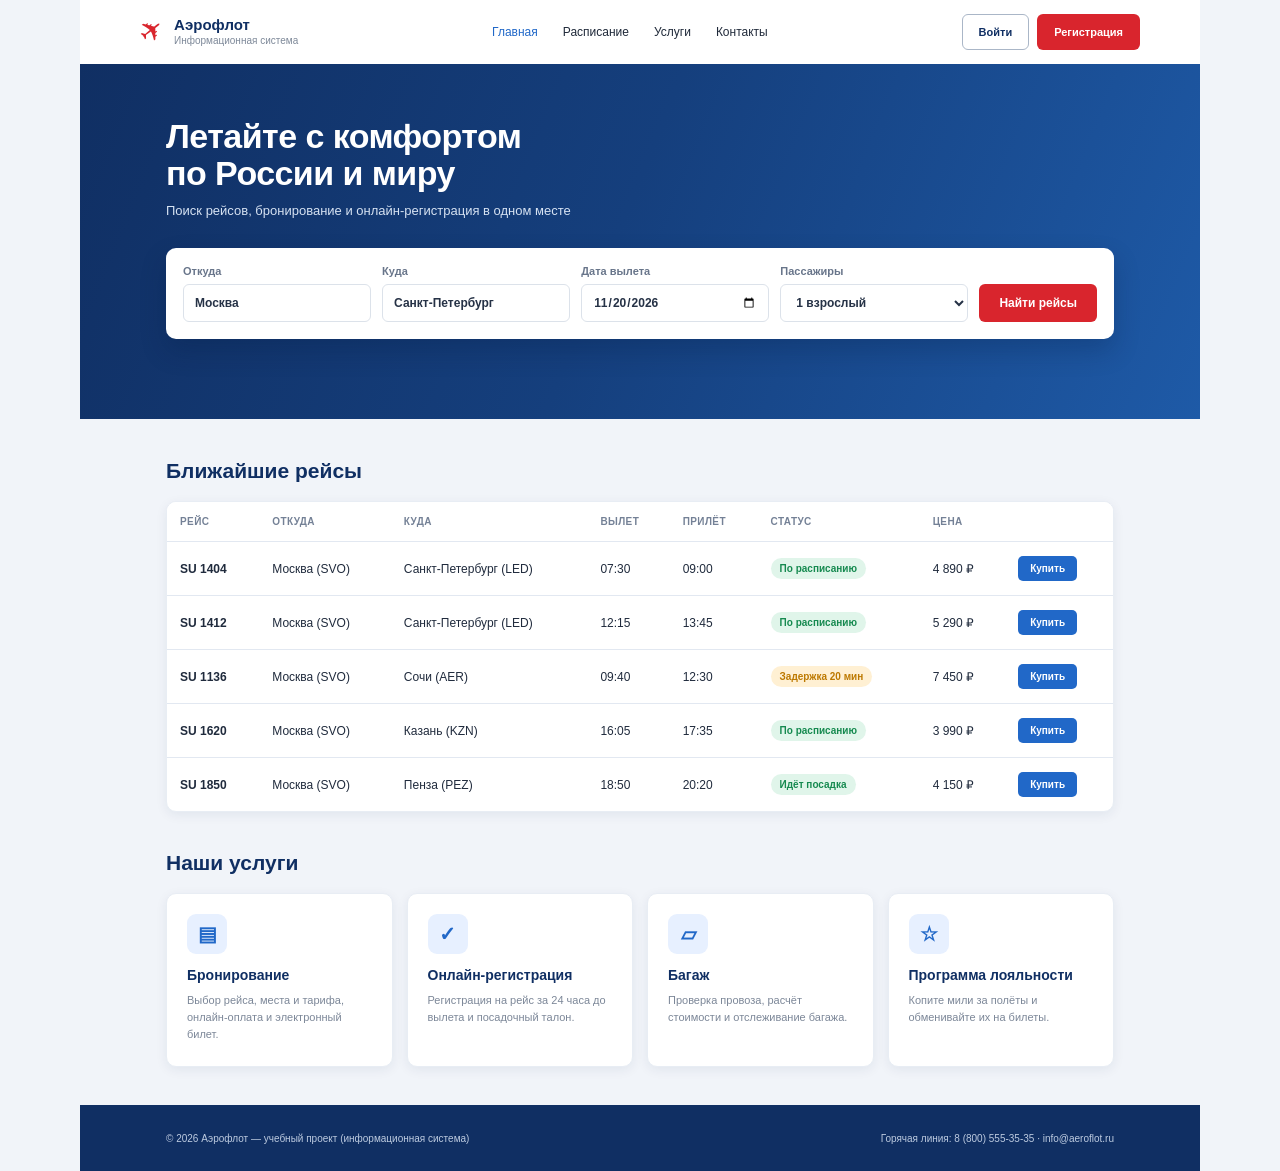
<file: index.html>
<!doctype html>
<html lang="ru">
<head>
  <meta charset="UTF-8">
  <meta name="viewport" content="width=device-width, initial-scale=1.0">
  <meta name="description" content="Учебная информационная система Аэрофлота: поиск рейсов и бронирование билетов.">
  <title>Аэрофлот — главная</title>
  <style>
/* =========================================================
   АЭРОФЛОТ — оформление учебной информационной системы
   Макет повторяет композицию страниц из исходного документа.
   ========================================================= */
:root {
  --navy: #102f63;
  --navy-deep: #0c2854;
  --navy-soft: #173e78;
  --blue: #2168c8;
  --blue-light: #e7f0ff;
  --red: #d9252d;
  --text: #1b2940;
  --muted: #778397;
  --line: #e2e8f1;
  --page: #f1f4f9;
  --white: #fff;
  --shadow: 0 3px 12px rgba(20, 47, 86, .07);
  font-family: Arial, Helvetica, sans-serif;
  color: var(--text);
  background: var(--page);
}

* { box-sizing: border-box; }
html { scroll-behavior: smooth; }
body { margin: 0; min-width: 320px; background: var(--page); font-size: 14px; }
a { color: inherit; text-decoration: none; }
button, input, select { font: inherit; }
button { cursor: pointer; }
.hidden { display: none !important; }
.muted { color: var(--muted); font-size: 12px; }

/* Общий логотип и кнопки */
.brand {
  display: inline-flex;
  align-items: center;
  gap: 10px;
  color: var(--navy);
  line-height: 1.08;
  white-space: nowrap;
}
.brand-mark {
  display: inline-block;
  color: var(--red);
  font-size: 29px;
  line-height: 1;
  transform: rotate(-38deg);
}
.brand strong, .sidebar-brand strong { display: block; font-size: 15px; font-weight: 700; }
.brand small, .sidebar-brand small {
  display: block;
  margin-top: 3px;
  color: #7e8999;
  font-size: 10px;
  font-weight: 400;
}
.button {
  display: inline-flex;
  align-items: center;
  justify-content: center;
  min-height: 36px;
  padding: 0 17px;
  border: 1px solid transparent;
  border-radius: 6px;
  font-size: 12px;
  font-weight: 700;
  line-height: 1;
  white-space: nowrap;
  transition: background .16s ease, border-color .16s ease, transform .16s ease, box-shadow .16s ease;
}
.button:hover { transform: translateY(-1px); box-shadow: 0 4px 10px rgba(12, 40, 84, .12); }
.button-red { color: #fff; background: var(--red); }
.button-red:hover { background: #bf1d26; }
.button-blue { color: #fff; background: var(--blue); }
.button-blue:hover { background: #1857a5; }
.button-outline { color: var(--navy); background: #fff; border-color: #aab6c7; }
.button-outline:hover { border-color: var(--blue); background: #f8fbff; }
.button-small { min-height: 36px; padding: 0 16px; font-size: 11px; }
.button-xs { min-height: 25px; padding: 0 11px; border-radius: 5px; font-size: 10px; }
.button-wide { width: 100%; min-height: 44px; font-size: 13px; }

/* =========================================================
   1. ГЛАВНАЯ СТРАНИЦА
   ========================================================= */
.home-page { background: var(--page); }
.topbar {
  width: 100%;
  max-width: 1120px;
  height: 64px;
  margin: 0 auto;
  padding: 0 60px;
  display: flex;
  align-items: center;
  justify-content: space-between;
  gap: 24px;
  background: #fff;
}
.main-nav {
  display: flex;
  align-items: center;
  justify-content: center;
  gap: 25px;
  margin: 0 auto;
}
.main-nav a { color: #202a3a; font-size: 12px; transition: color .15s ease; }
.main-nav a:hover, .main-nav a.active { color: var(--blue); }
.top-actions { display: flex; align-items: center; gap: 8px; }
.home-content {
  max-width: 1120px;
  margin: 0 auto;
  overflow: hidden;
  background: var(--page);
}
.hero {
  min-height: 355px;
  padding: 54px 86px 60px;
  color: #fff;
  background: linear-gradient(112deg, #102f63 0%, #153f7d 48%, #1e5aa7 100%);
}
.hero-copy h1 {
  margin: 0 0 10px;
  font-size: 34px;
  line-height: 1.08;
  letter-spacing: -.55px;
  font-weight: 700;
}
.hero-copy p { margin: 0 0 27px; color: #d6e2f2; font-size: 13px; line-height: 1.5; }
.search-form {
  display: grid;
  grid-template-columns: 1fr 1fr 1fr 1fr auto;
  align-items: end;
  gap: 11px;
  padding: 16px;
  color: var(--text);
  background: #fff;
  border: 1px solid rgba(255,255,255,.65);
  border-radius: 10px;
  box-shadow: 0 12px 26px rgba(5, 26, 61, .24);
}
.search-form label, .flight-editor label, .stack-form > label:not(.check-line) {
  display: flex;
  min-width: 0;
  flex-direction: column;
  gap: 7px;
  color: #68758a;
  font-size: 11px;
  font-weight: 600;
}
.search-form input, .search-form select,
.flight-editor input, .flight-editor select,
.stack-form input:not([type=checkbox]) {
  width: 100%;
  min-width: 0;
  height: 38px;
  padding: 0 11px;
  color: #263246;
  background: #fff;
  border: 1px solid #dce2ea;
  border-radius: 6px;
  outline: none;
  font-size: 12px;
  transition: border-color .15s ease, box-shadow .15s ease;
}
.search-form input:focus, .search-form select:focus,
.stack-form input:focus, .flight-editor input:focus, .flight-editor select:focus {
  border-color: #7ca8e6;
  box-shadow: 0 0 0 3px rgba(43, 112, 206, .11);
}
.search-button { height: 38px; padding: 0 19px; }
.content-section { padding: 39px 86px 0; }
.content-section h2 {
  margin: 0 0 18px;
  color: var(--navy);
  font-size: 21px;
  line-height: 1.2;
  font-weight: 700;
}
.section-heading { display: flex; align-items: baseline; gap: 14px; }
.table-card {
  overflow: hidden;
  background: #fff;
  border: 1px solid #e8edf4;
  border-radius: 10px;
  box-shadow: var(--shadow);
}
.data-table { width: 100%; border-collapse: collapse; text-align: left; font-size: 12px; }
.data-table th {
  color: #748196;
  background: #fff;
  font-size: 10px;
  font-weight: 700;
  letter-spacing: .4px;
  text-transform: uppercase;
}
.data-table th, .data-table td {
  padding: 14px 13px;
  border-bottom: 1px solid var(--line);
  white-space: nowrap;
}
.data-table tbody tr:last-child td { border-bottom: 0; }
.data-table tbody tr { transition: background .15s ease; }
.data-table tbody tr:hover { background: #f8faff; }
.data-table td { color: #202b3d; }
.data-table td strong { font-weight: 700; }
.status {
  display: inline-block;
  padding: 5px 9px;
  border-radius: 20px;
  font-size: 10px;
  font-weight: 700;
  white-space: nowrap;
}
.status-green { color: #168a50; background: #e0f5ea; }
.status-yellow { color: #bd7900; background: #fff0d3; }
.status-red { color: #cf333d; background: #ffe3e5; }
.empty-state { padding: 28px; color: var(--muted); text-align: center; font-size: 13px; }
.services-section { padding-top: 38px; padding-bottom: 38px; }
.service-grid { display: grid; grid-template-columns: repeat(4, minmax(0, 1fr)); gap: 14px; }
.service-card {
  min-height: 174px;
  padding: 20px;
  background: #fff;
  border: 1px solid #e8edf4;
  border-radius: 10px;
  box-shadow: var(--shadow);
  transition: transform .16s ease, box-shadow .16s ease;
}
.service-card:hover { transform: translateY(-3px); box-shadow: 0 9px 20px rgba(20,47,86,.1); }
.service-icon {
  display: grid;
  width: 40px;
  height: 40px;
  place-items: center;
  color: var(--blue);
  background: var(--blue-light);
  border-radius: 9px;
  font-size: 20px;
  font-weight: 700;
}
.service-card h3 { margin: 13px 0 7px; color: var(--navy); font-size: 14px; line-height: 1.25; }
.service-card p { margin: 0; color: #7c8798; font-size: 11px; line-height: 1.55; }
.site-footer {
  display: flex;
  max-width: 1120px;
  min-height: 66px;
  margin: 0 auto;
  padding: 0 86px;
  align-items: center;
  justify-content: space-between;
  gap: 18px;
  color: #bdcbe0;
  background: var(--navy);
  font-size: 10px;
}

/* =========================================================
   2–3. РЕГИСТРАЦИЯ И АВТОРИЗАЦИЯ
   ========================================================= */
.auth-page {
  display: flex;
  min-height: 100vh;
  padding: 42px 18px;
  align-items: center;
  justify-content: center;
  background: linear-gradient(118deg, #102f63 0%, #143e7c 52%, #1d59a4 100%);
}
.auth-wrap { display: flex; width: 100%; flex-direction: column; align-items: center; }
.auth-card {
  width: min(100%, 410px);
  padding: 34px 34px 31px;
  background: #fff;
  border: 1px solid rgba(255,255,255,.8);
  border-radius: 14px;
  box-shadow: 0 18px 42px rgba(4, 22, 52, .28);
}
.register-card { width: min(100%, 410px); }
.login-card { width: min(100%, 340px); padding: 34px 30px 30px; }
.auth-brand { margin-bottom: 22px; }
.auth-brand .brand-mark { font-size: 31px; }
.auth-card h1 { margin: 0 0 7px; color: var(--navy); font-size: 23px; line-height: 1.2; }
.auth-subtitle { margin: 0 0 24px; color: #7a8596; font-size: 13px; line-height: 1.45; }
.stack-form { display: flex; flex-direction: column; gap: 15px; }
.stack-form > label:not(.check-line) { gap: 7px; font-size: 12px; }
.stack-form input:not([type=checkbox]) { height: 43px; font-size: 13px; }
.check-line { display: flex; align-items: center; gap: 8px; color: #303a49; font-size: 11px; font-weight: 400; }
.check-line input { width: 14px; height: 14px; margin: 0; accent-color: var(--blue); }
.auth-bottom { margin: 18px 0 0; color: #7b8696; text-align: center; font-size: 11px; }
.auth-bottom a { color: var(--blue); font-weight: 600; }
.admin-hint { margin: 13px 0 0; color: #7b8696; text-align: center; font-size: 10px; }
.form-message { min-height: 0; margin: -3px 0 0; color: var(--red); font-size: 11px; line-height: 1.4; }
.form-message:empty { display: none; }
.back-link { margin-top: 16px; color: #fff; font-size: 12px; opacity: .94; }
.back-link:hover { text-decoration: underline; }

/* =========================================================
   4. ПАНЕЛЬ АДМИНИСТРАТОРА
   ========================================================= */
.admin-page { min-height: 100vh; background: var(--page); }
.admin-layout { display: grid; min-height: 100vh; grid-template-columns: 220px minmax(0, 1fr); }
.sidebar { color: #d5e0f1; background: var(--navy-deep); }
.sidebar-brand {
  display: flex;
  min-height: 78px;
  padding: 18px 22px;
  align-items: center;
  gap: 11px;
  color: #fff;
  border-bottom: 1px solid rgba(255,255,255,.1);
}
.sidebar-plane { font-size: 27px; line-height: 1; }
.sidebar-brand strong { font-size: 14px; }
.sidebar-brand small { color: #aabbd3; font-size: 10px; }
.sidebar-nav { display: flex; flex-direction: column; padding-top: 9px; }
.side-link {
  display: block;
  width: 100%;
  min-height: 42px;
  padding: 12px 20px;
  color: #d1dcec;
  background: transparent;
  border: 0;
  border-left: 3px solid transparent;
  text-align: left;
  font-size: 12px;
  transition: background .15s ease, color .15s ease;
}
button.side-link:hover, .side-link.active { color: #fff; background: #294777; }
.side-link.active { border-left-color: var(--red); }
.side-site-link { margin-top: 3px; }
.admin-main { min-width: 0; padding: 0 24px 28px; }
.admin-header {
  display: flex;
  min-height: 78px;
  align-items: center;
  justify-content: space-between;
  gap: 18px;
}
.admin-header h1 { margin: 0; color: var(--navy); font-size: 22px; line-height: 1.2; }
.admin-user { display: flex; align-items: center; gap: 10px; }
.admin-user strong { display: block; color: #253149; font-size: 11px; }
.admin-user small { display: block; margin-top: 4px; color: #7b8799; font-size: 10px; }
.avatar { display: grid; width: 34px; height: 34px; place-items: center; color: #fff; background: var(--blue); border-radius: 50%; font-size: 12px; }
.stats-grid { display: grid; grid-template-columns: repeat(4, minmax(0, 1fr)); gap: 14px; margin-bottom: 18px; }
.stat-card {
  display: flex;
  min-height: 108px;
  padding: 17px;
  flex-direction: column;
  justify-content: center;
  gap: 7px;
  background: #fff;
  border: 1px solid #e8edf4;
  border-radius: 11px;
  box-shadow: var(--shadow);
}
.stat-card strong { color: var(--navy); font-size: 24px; line-height: 1; }
.stat-card span { color: #7a879b; font-size: 11px; line-height: 1.4; }
.admin-card {
  margin-bottom: 17px;
  overflow: hidden;
  background: #fff;
  border: 1px solid #e8edf4;
  border-radius: 11px;
  box-shadow: var(--shadow);
}
.admin-card-heading { padding: 16px 18px; border-bottom: 1px solid var(--line); }
.admin-card-heading h2 { margin: 0; color: var(--navy); font-size: 15px; line-height: 1.2; }
.flight-editor {
  display: grid;
  grid-template-columns: 1fr 1fr 1fr 1fr 1.1fr auto;
  align-items: end;
  gap: 10px;
  padding: 15px 18px 13px;
  background: #f8f9fc;
  border-bottom: 1px solid var(--line);
}
.flight-editor label { gap: 7px; font-size: 10px; }
.flight-editor input, .flight-editor select { height: 37px; padding: 0 10px; font-size: 11px; }
.add-flight-button { min-height: 37px; padding: 0 14px; font-size: 11px; }
.table-scroll { overflow-x: auto; }
.admin-table th, .admin-table td { padding: 13px 11px; font-size: 11px; }
.admin-table th { color: #748196; font-size: 9px; }
.actions-cell { display: flex; align-items: center; gap: 5px; }
.bookings-card { margin-top: 17px; }
.bookings-table th, .bookings-table td { padding-top: 14px; padding-bottom: 14px; }
.extra-heading { margin: 0 0 12px; color: var(--navy); font-size: 16px; }
.extra-copy { color: #748196; font-size: 13px; line-height: 1.65; }

/* Адаптация для ноутбуков и планшетов */
@media (max-width: 1050px) {
  .topbar { padding: 0 30px; }
  .hero { padding-right: 48px; padding-left: 48px; }
  .content-section { padding-right: 48px; padding-left: 48px; }
  .site-footer { padding-right: 48px; padding-left: 48px; }
  .flight-editor { grid-template-columns: repeat(3, minmax(0, 1fr)); }
  .add-flight-button { min-height: 37px; }
}
@media (max-width: 760px) {
  .topbar { height: auto; min-height: 68px; padding: 13px 18px; flex-wrap: wrap; gap: 12px; }
  .main-nav { order: 3; width: 100%; justify-content: space-between; gap: 10px; margin: 2px 0 0; }
  .main-nav a { font-size: 11px; }
  .top-actions { margin-left: auto; }
  .hero { min-height: 0; padding: 40px 24px 42px; }
  .hero-copy h1 { font-size: 29px; }
  .search-form { grid-template-columns: repeat(2, minmax(0, 1fr)); gap: 12px; }
  .search-button { width: 100%; }
  .content-section { padding: 30px 24px 0; }
  .content-section h2 { font-size: 19px; }
  .table-card { overflow-x: auto; }
  .home-flight-table { min-width: 760px; }
  .services-section { padding-top: 30px; padding-bottom: 30px; }
  .service-grid { grid-template-columns: repeat(2, minmax(0, 1fr)); }
  .site-footer { min-height: 0; padding: 18px 24px; flex-direction: column; align-items: flex-start; }
  .admin-layout { grid-template-columns: 1fr; }
  .sidebar { min-height: auto; }
  .sidebar-brand { min-height: 58px; padding: 12px 18px; }
  .sidebar-nav { flex-direction: row; flex-wrap: wrap; padding: 6px; }
  .side-link { width: auto; min-height: 34px; padding: 9px 11px; border-left: 0; border-bottom: 2px solid transparent; }
  .side-link.active { border-left: 0; border-bottom-color: var(--red); }
  .admin-main { padding: 0 14px 20px; }
  .admin-header { min-height: 66px; }
  .admin-header h1 { font-size: 18px; }
  .stats-grid { grid-template-columns: repeat(2, minmax(0, 1fr)); gap: 9px; }
  .stat-card { min-height: 86px; }
  .stat-card strong { font-size: 21px; }
  .flight-editor { grid-template-columns: repeat(2, minmax(0, 1fr)); }
  .flight-editor .add-flight-button { grid-column: span 2; }
}
@media (max-width: 480px) {
  .brand strong { font-size: 13px; }
  .brand small { font-size: 9px; }
  .brand-mark { font-size: 25px; }
  .top-actions { gap: 5px; }
  .button-small { min-height: 32px; padding: 0 10px; font-size: 10px; }
  .hero { padding: 34px 17px; }
  .hero-copy h1 { font-size: 26px; }
  .hero-copy p { font-size: 11px; }
  .search-form { grid-template-columns: 1fr; padding: 13px; }
  .search-form label, .search-button { grid-column: 1; }
  .content-section { padding-right: 16px; padding-left: 16px; }
  .service-grid { grid-template-columns: 1fr; }
  .service-card { min-height: 0; }
  .site-footer { padding: 17px 16px; font-size: 9px; }
  .auth-page { padding: 25px 14px; }
  .auth-card, .login-card { padding: 27px 22px 25px; }
  .auth-card h1 { font-size: 21px; }
  .admin-user small { font-size: 9px; }
  .admin-header h1 { font-size: 16px; }
  .flight-editor { grid-template-columns: 1fr; }
  .flight-editor .add-flight-button { grid-column: auto; }
  .stats-grid { grid-template-columns: 1fr 1fr; }
}

  </style>
</head>
<body class="home-page">
  <header class="topbar">
    <a class="brand" href="index.html" aria-label="Аэрофлот — главная">
      <span class="brand-mark">✈</span>
      <span><strong>Аэрофлот</strong><small>Информационная система</small></span>
    </a>
    <nav class="main-nav" aria-label="Главное меню">
      <a class="active" href="index.html">Главная</a>
      <a href="#flights">Расписание</a>
      <a href="#services">Услуги</a>
      <a href="#contacts">Контакты</a>
    </nav>
    <div class="top-actions">
      <a class="button button-outline button-small" href="login.html">Войти</a>
      <a class="button button-red button-small" href="register.html">Регистрация</a>
    </div>
  </header>

  <main class="home-content">
    <section class="hero">
      <div class="hero-copy">
        <h1>Летайте с комфортом<br>по России и миру</h1>
        <p>Поиск рейсов, бронирование и онлайн-регистрация в одном месте</p>
      </div>
      <form class="search-form" id="flight-search">
        <label>Откуда
          <input id="from-city" type="text" value="Москва" placeholder="Город вылета">
        </label>
        <label>Куда
          <input id="to-city" type="text" value="Санкт-Петербург" placeholder="Город назначения">
        </label>
        <label>Дата вылета
          <input id="flight-date" type="date" value="2026-11-20">
        </label>
        <label>Пассажиры
          <select id="passengers"><option>1 взрослый</option><option>2 взрослых</option><option>3 взрослых</option><option>4 взрослых</option></select>
        </label>
        <button class="button button-red search-button" type="submit">Найти рейсы</button>
      </form>
    </section>

    <section class="content-section" id="flights">
      <div class="section-heading"><h2>Ближайшие рейсы</h2><span id="search-message" class="muted"></span></div>
      <div class="table-card">
        <table class="data-table home-flight-table">
          <thead><tr><th>Рейс</th><th>Откуда</th><th>Куда</th><th>Вылет</th><th>Прилёт</th><th>Статус</th><th>Цена</th><th></th></tr></thead>
          <tbody id="home-flight-rows">
            <tr data-from="Москва" data-to="Санкт-Петербург"><td><strong>SU 1404</strong></td><td>Москва (SVO)</td><td>Санкт-Петербург (LED)</td><td>07:30</td><td>09:00</td><td><span class="status status-green">По расписанию</span></td><td>4 890 ₽</td><td><button class="button button-blue button-xs buy-button">Купить</button></td></tr>
            <tr data-from="Москва" data-to="Санкт-Петербург"><td><strong>SU 1412</strong></td><td>Москва (SVO)</td><td>Санкт-Петербург (LED)</td><td>12:15</td><td>13:45</td><td><span class="status status-green">По расписанию</span></td><td>5 290 ₽</td><td><button class="button button-blue button-xs buy-button">Купить</button></td></tr>
            <tr data-from="Москва" data-to="Сочи"><td><strong>SU 1136</strong></td><td>Москва (SVO)</td><td>Сочи (AER)</td><td>09:40</td><td>12:30</td><td><span class="status status-yellow">Задержка 20 мин</span></td><td>7 450 ₽</td><td><button class="button button-blue button-xs buy-button">Купить</button></td></tr>
            <tr data-from="Москва" data-to="Казань"><td><strong>SU 1620</strong></td><td>Москва (SVO)</td><td>Казань (KZN)</td><td>16:05</td><td>17:35</td><td><span class="status status-green">По расписанию</span></td><td>3 990 ₽</td><td><button class="button button-blue button-xs buy-button">Купить</button></td></tr>
            <tr data-from="Москва" data-to="Пенза"><td><strong>SU 1850</strong></td><td>Москва (SVO)</td><td>Пенза (PEZ)</td><td>18:50</td><td>20:20</td><td><span class="status status-green">Идёт посадка</span></td><td>4 150 ₽</td><td><button class="button button-blue button-xs buy-button">Купить</button></td></tr>
          </tbody>
        </table>
        <div id="no-flights" class="empty-state hidden">По заданному направлению рейсы не найдены. Измените параметры поиска.</div>
      </div>
    </section>

    <section class="content-section services-section" id="services">
      <h2>Наши услуги</h2>
      <div class="service-grid">
        <article class="service-card"><span class="service-icon">▤</span><h3>Бронирование</h3><p>Выбор рейса, места и тарифа, онлайн-оплата и электронный билет.</p></article>
        <article class="service-card"><span class="service-icon">✓</span><h3>Онлайн-регистрация</h3><p>Регистрация на рейс за 24 часа до вылета и посадочный талон.</p></article>
        <article class="service-card"><span class="service-icon">▱</span><h3>Багаж</h3><p>Проверка провоза, расчёт стоимости и отслеживание багажа.</p></article>
        <article class="service-card"><span class="service-icon">☆</span><h3>Программа лояльности</h3><p>Копите мили за полёты и обменивайте их на билеты.</p></article>
      </div>
    </section>
  </main>

  <footer class="site-footer" id="contacts">
    <span>© 2026 Аэрофлот — учебный проект (информационная система)</span>
    <span>Горячая линия: 8 (800) 555-35-35 · info@aeroflot.ru</span>
  </footer>
  <script>
// Учебная демонстрация: данные хранятся в браузере (localStorage), сервер не требуется.
const ADMIN_EMAIL = 'admin@aeroflot.ru';
const ADMIN_PASSWORD = 'admin123';

function readUsers() {
  try { return JSON.parse(localStorage.getItem('aeroflot_users') || '[]'); }
  catch { return []; }
}
function saveUsers(users) { localStorage.setItem('aeroflot_users', JSON.stringify(users)); }

// Регистрация пассажира
const registerForm = document.getElementById('register-form');
if (registerForm) {
  registerForm.addEventListener('submit', (event) => {
    event.preventDefault();
    const form = new FormData(registerForm);
    const fullname = String(form.get('fullname') || '').trim();
    const email = String(form.get('email') || '').trim().toLowerCase();
    const phone = String(form.get('phone') || '').trim();
    const password = String(form.get('password') || '');
    const repeat = String(form.get('passwordRepeat') || '');
    const error = document.getElementById('register-error');
    error.textContent = '';

    if (password.length < 6) { error.textContent = 'Пароль должен содержать не менее 6 символов.'; return; }
    if (password !== repeat) { error.textContent = 'Пароли не совпадают.'; return; }
    const users = readUsers();
    if (users.some(user => user.email === email)) { error.textContent = 'Пользователь с таким Email уже зарегистрирован.'; return; }

    users.push({ fullname, email, phone, password });
    saveUsers(users);
    alert('Регистрация прошла успешно. Теперь войдите в личный кабинет.');
    window.location.href = 'login.html';
  });
}

// Авторизация администратора или зарегистрированного пассажира
const loginForm = document.getElementById('login-form');
if (loginForm) {
  loginForm.addEventListener('submit', (event) => {
    event.preventDefault();
    const form = new FormData(loginForm);
    const email = String(form.get('email') || '').trim().toLowerCase();
    const password = String(form.get('password') || '');
    const error = document.getElementById('login-error');
    error.textContent = '';

    if (email === ADMIN_EMAIL && password === ADMIN_PASSWORD) {
      localStorage.setItem('aeroflot_session', JSON.stringify({ role: 'admin', email }));
      window.location.href = 'admin.html';
      return;
    }
    const user = readUsers().find(item => item.email === email && item.password === password);
    if (user) {
      localStorage.setItem('aeroflot_session', JSON.stringify({ role: 'passenger', email, fullname: user.fullname }));
      alert(`Добро пожаловать, ${user.fullname}!`);
      window.location.href = 'index.html';
    } else {
      error.textContent = 'Неверный Email или пароль. Проверьте данные и попробуйте снова.';
    }
  });
}

// Поиск рейсов на главной странице
const searchForm = document.getElementById('flight-search');
if (searchForm) {
  searchForm.addEventListener('submit', (event) => {
    event.preventDefault();
    const from = document.getElementById('from-city').value.trim().toLocaleLowerCase('ru');
    const to = document.getElementById('to-city').value.trim().toLocaleLowerCase('ru');
    const rows = [...document.querySelectorAll('#home-flight-rows tr')];
    let visible = 0;
    rows.forEach(row => {
      const rowFrom = row.dataset.from.toLocaleLowerCase('ru');
      const rowTo = row.dataset.to.toLocaleLowerCase('ru');
      const matches = (!from || rowFrom.includes(from)) && (!to || rowTo.includes(to));
      row.classList.toggle('hidden', !matches);
      if (matches) visible++;
    });
    document.getElementById('no-flights').classList.toggle('hidden', visible !== 0);
    document.getElementById('search-message').textContent = `Найдено рейсов: ${visible}`;
    document.getElementById('flights').scrollIntoView({ behavior: 'smooth', block: 'start' });
  });
}

document.querySelectorAll('.buy-button').forEach(button => {
  button.addEventListener('click', () => {
    const session = localStorage.getItem('aeroflot_session');
    if (!session) {
      alert('Для покупки билета войдите или зарегистрируйтесь.');
      window.location.href = 'login.html';
    } else {
      alert('Это демонстрационный проект. Для оформления бронирования обратитесь к кассиру.');
    }
  });
});

// Панель администратора: редактирование демонстрационного списка рейсов
const flightRows = document.getElementById('admin-flight-rows');
if (flightRows) {
  flightRows.addEventListener('click', (event) => {
    const button = event.target.closest('button');
    if (!button) return;
    const row = button.closest('tr');
    if (button.classList.contains('delete-flight')) {
      if (confirm(`Удалить рейс ${row.cells[0].textContent.trim()}?`)) row.remove();
    }
    if (button.classList.contains('edit-flight')) {
      const oldNumber = row.cells[0].textContent.trim();
      const newNumber = prompt('Номер рейса:', oldNumber);
      if (newNumber === null || !newNumber.trim()) return;
      row.cells[0].innerHTML = `<strong>${escapeHtml(newNumber.trim())}</strong>`;
      const oldRoute = row.cells[1].textContent.trim();
      const newRoute = prompt('Маршрут:', oldRoute);
      if (newRoute !== null && newRoute.trim()) row.cells[1].textContent = newRoute.trim();
      const oldTime = row.cells[2].textContent.trim();
      const newTime = prompt('Время вылета:', oldTime);
      if (newTime !== null && newTime.trim()) row.cells[2].textContent = newTime.trim();
    }
  });

  const addForm = document.getElementById('add-flight-form');
  addForm.addEventListener('submit', (event) => {
    event.preventDefault();
    const data = new FormData(addForm);
    const number = String(data.get('number')).trim();
    const from = String(data.get('from')).trim();
    const to = String(data.get('to')).trim();
    const time = String(data.get('time')).trim();
    const plane = String(data.get('plane')).trim();
    if (!number || !from || !to || !time) return;
    const row = document.createElement('tr');
    row.innerHTML = `<td><strong>${escapeHtml(number)}</strong></td><td>${escapeHtml(from)} → ${escapeHtml(to)}</td><td>${escapeHtml(time)}</td><td>${escapeHtml(plane)}</td><td>0 / 158</td><td><span class="status status-green">По расписанию</span></td><td class="actions-cell"><button class="button button-outline button-xs edit-flight">Изменить</button><button class="button button-red button-xs delete-flight">Удалить</button></td>`;
    flightRows.appendChild(row);
    addForm.reset();
  });

  // Переключение разделов бокового меню. Основной рабочий раздел — «Рейсы».
  const sectionNames = {
    flights: 'Панель администратора', planes: 'Самолёты', passengers: 'Пассажиры',
    bookings: 'Бронирования', employees: 'Сотрудники', reports: 'Отчёты'
  };
  const extraContent = {
    planes: ['Самолёты авиакомпании', 'Airbus A320 — 12 единиц; Airbus A321 — 8 единиц; Sukhoi Superjet 100 — 10 единиц.'],
    passengers: ['Зарегистрированные пассажиры', 'В системе отображаются пассажиры, создавшие личный кабинет и оформившие бронирование.'],
    bookings: ['Бронирования', 'Здесь можно просматривать коды бронирования, пассажиров, выбранные рейсы и статусы оплаты.'],
    employees: ['Сотрудники', 'Кассиры, агенты регистрации, диспетчеры, менеджеры и технические специалисты.'],
    reports: ['Отчёты', 'Сводные показатели: количество рейсов, проданных билетов, зарегистрированных пассажиров и выручка.']
  };
  document.querySelectorAll('.side-link[data-section]').forEach(link => {
    link.addEventListener('click', () => {
      const section = link.dataset.section;
      document.querySelectorAll('.side-link[data-section]').forEach(item => item.classList.toggle('active', item === link));
      document.getElementById('admin-title').textContent = sectionNames[section];
      const isFlights = section === 'flights';
      document.getElementById('admin-stats').classList.toggle('hidden', !isFlights);
      document.getElementById('flight-management').classList.toggle('hidden', !isFlights);
      document.getElementById('recent-bookings').classList.toggle('hidden', !isFlights);
      const extra = document.getElementById('admin-extra');
      if (isFlights) {
        extra.classList.add('hidden');
      } else {
        extra.classList.remove('hidden');
        const [heading, copy] = extraContent[section];
        extra.innerHTML = `<div class="admin-card-heading"><h2>${heading}</h2></div><div style="padding:18px"><h3 class="extra-heading">${heading}</h3><p class="extra-copy">${copy}</p></div>`;
      }
    });
  });
}

function escapeHtml(value) {
  return String(value).replace(/[&<>"']/g, char => ({
    '&': '&amp;', '<': '&lt;', '>': '&gt;', '"': '&quot;', "'": '&#39;'
  })[char]);
}

  </script>
</body>
</html>
</file>
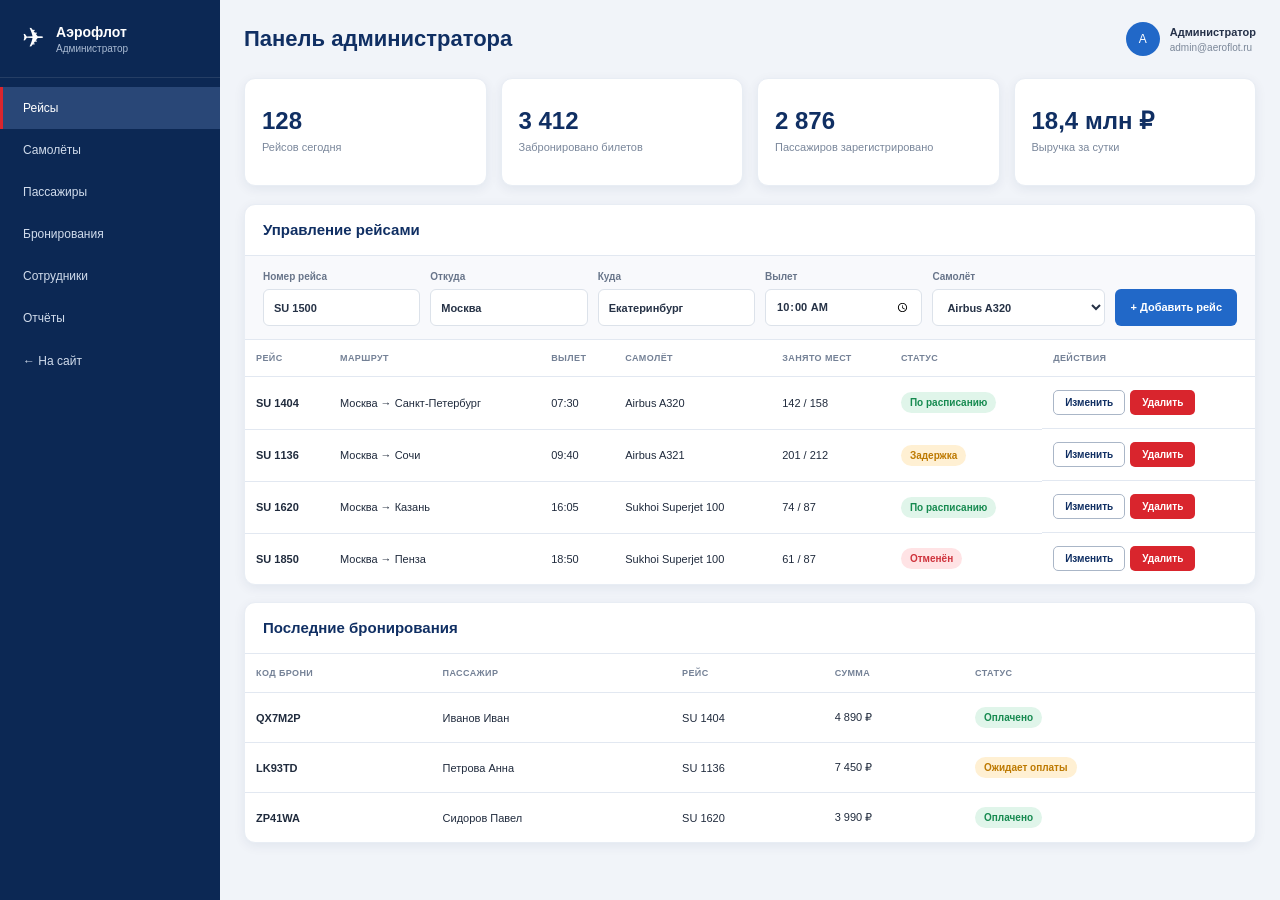
<file: admin.html>
<!doctype html>
<html lang="ru">
<head>
  <meta charset="UTF-8">
  <meta name="viewport" content="width=device-width, initial-scale=1.0">
  <title>Панель администратора — Аэрофлот</title>
  <style>
/* =========================================================
   АЭРОФЛОТ — оформление учебной информационной системы
   Макет повторяет композицию страниц из исходного документа.
   ========================================================= */
:root {
  --navy: #102f63;
  --navy-deep: #0c2854;
  --navy-soft: #173e78;
  --blue: #2168c8;
  --blue-light: #e7f0ff;
  --red: #d9252d;
  --text: #1b2940;
  --muted: #778397;
  --line: #e2e8f1;
  --page: #f1f4f9;
  --white: #fff;
  --shadow: 0 3px 12px rgba(20, 47, 86, .07);
  font-family: Arial, Helvetica, sans-serif;
  color: var(--text);
  background: var(--page);
}

* { box-sizing: border-box; }
html { scroll-behavior: smooth; }
body { margin: 0; min-width: 320px; background: var(--page); font-size: 14px; }
a { color: inherit; text-decoration: none; }
button, input, select { font: inherit; }
button { cursor: pointer; }
.hidden { display: none !important; }
.muted { color: var(--muted); font-size: 12px; }

/* Общий логотип и кнопки */
.brand {
  display: inline-flex;
  align-items: center;
  gap: 10px;
  color: var(--navy);
  line-height: 1.08;
  white-space: nowrap;
}
.brand-mark {
  display: inline-block;
  color: var(--red);
  font-size: 29px;
  line-height: 1;
  transform: rotate(-38deg);
}
.brand strong, .sidebar-brand strong { display: block; font-size: 15px; font-weight: 700; }
.brand small, .sidebar-brand small {
  display: block;
  margin-top: 3px;
  color: #7e8999;
  font-size: 10px;
  font-weight: 400;
}
.button {
  display: inline-flex;
  align-items: center;
  justify-content: center;
  min-height: 36px;
  padding: 0 17px;
  border: 1px solid transparent;
  border-radius: 6px;
  font-size: 12px;
  font-weight: 700;
  line-height: 1;
  white-space: nowrap;
  transition: background .16s ease, border-color .16s ease, transform .16s ease, box-shadow .16s ease;
}
.button:hover { transform: translateY(-1px); box-shadow: 0 4px 10px rgba(12, 40, 84, .12); }
.button-red { color: #fff; background: var(--red); }
.button-red:hover { background: #bf1d26; }
.button-blue { color: #fff; background: var(--blue); }
.button-blue:hover { background: #1857a5; }
.button-outline { color: var(--navy); background: #fff; border-color: #aab6c7; }
.button-outline:hover { border-color: var(--blue); background: #f8fbff; }
.button-small { min-height: 36px; padding: 0 16px; font-size: 11px; }
.button-xs { min-height: 25px; padding: 0 11px; border-radius: 5px; font-size: 10px; }
.button-wide { width: 100%; min-height: 44px; font-size: 13px; }

/* =========================================================
   1. ГЛАВНАЯ СТРАНИЦА
   ========================================================= */
.home-page { background: var(--page); }
.topbar {
  width: 100%;
  max-width: 1120px;
  height: 64px;
  margin: 0 auto;
  padding: 0 60px;
  display: flex;
  align-items: center;
  justify-content: space-between;
  gap: 24px;
  background: #fff;
}
.main-nav {
  display: flex;
  align-items: center;
  justify-content: center;
  gap: 25px;
  margin: 0 auto;
}
.main-nav a { color: #202a3a; font-size: 12px; transition: color .15s ease; }
.main-nav a:hover, .main-nav a.active { color: var(--blue); }
.top-actions { display: flex; align-items: center; gap: 8px; }
.home-content {
  max-width: 1120px;
  margin: 0 auto;
  overflow: hidden;
  background: var(--page);
}
.hero {
  min-height: 355px;
  padding: 54px 86px 60px;
  color: #fff;
  background: linear-gradient(112deg, #102f63 0%, #153f7d 48%, #1e5aa7 100%);
}
.hero-copy h1 {
  margin: 0 0 10px;
  font-size: 34px;
  line-height: 1.08;
  letter-spacing: -.55px;
  font-weight: 700;
}
.hero-copy p { margin: 0 0 27px; color: #d6e2f2; font-size: 13px; line-height: 1.5; }
.search-form {
  display: grid;
  grid-template-columns: 1fr 1fr 1fr 1fr auto;
  align-items: end;
  gap: 11px;
  padding: 16px;
  color: var(--text);
  background: #fff;
  border: 1px solid rgba(255,255,255,.65);
  border-radius: 10px;
  box-shadow: 0 12px 26px rgba(5, 26, 61, .24);
}
.search-form label, .flight-editor label, .stack-form > label:not(.check-line) {
  display: flex;
  min-width: 0;
  flex-direction: column;
  gap: 7px;
  color: #68758a;
  font-size: 11px;
  font-weight: 600;
}
.search-form input, .search-form select,
.flight-editor input, .flight-editor select,
.stack-form input:not([type=checkbox]) {
  width: 100%;
  min-width: 0;
  height: 38px;
  padding: 0 11px;
  color: #263246;
  background: #fff;
  border: 1px solid #dce2ea;
  border-radius: 6px;
  outline: none;
  font-size: 12px;
  transition: border-color .15s ease, box-shadow .15s ease;
}
.search-form input:focus, .search-form select:focus,
.stack-form input:focus, .flight-editor input:focus, .flight-editor select:focus {
  border-color: #7ca8e6;
  box-shadow: 0 0 0 3px rgba(43, 112, 206, .11);
}
.search-button { height: 38px; padding: 0 19px; }
.content-section { padding: 39px 86px 0; }
.content-section h2 {
  margin: 0 0 18px;
  color: var(--navy);
  font-size: 21px;
  line-height: 1.2;
  font-weight: 700;
}
.section-heading { display: flex; align-items: baseline; gap: 14px; }
.table-card {
  overflow: hidden;
  background: #fff;
  border: 1px solid #e8edf4;
  border-radius: 10px;
  box-shadow: var(--shadow);
}
.data-table { width: 100%; border-collapse: collapse; text-align: left; font-size: 12px; }
.data-table th {
  color: #748196;
  background: #fff;
  font-size: 10px;
  font-weight: 700;
  letter-spacing: .4px;
  text-transform: uppercase;
}
.data-table th, .data-table td {
  padding: 14px 13px;
  border-bottom: 1px solid var(--line);
  white-space: nowrap;
}
.data-table tbody tr:last-child td { border-bottom: 0; }
.data-table tbody tr { transition: background .15s ease; }
.data-table tbody tr:hover { background: #f8faff; }
.data-table td { color: #202b3d; }
.data-table td strong { font-weight: 700; }
.status {
  display: inline-block;
  padding: 5px 9px;
  border-radius: 20px;
  font-size: 10px;
  font-weight: 700;
  white-space: nowrap;
}
.status-green { color: #168a50; background: #e0f5ea; }
.status-yellow { color: #bd7900; background: #fff0d3; }
.status-red { color: #cf333d; background: #ffe3e5; }
.empty-state { padding: 28px; color: var(--muted); text-align: center; font-size: 13px; }
.services-section { padding-top: 38px; padding-bottom: 38px; }
.service-grid { display: grid; grid-template-columns: repeat(4, minmax(0, 1fr)); gap: 14px; }
.service-card {
  min-height: 174px;
  padding: 20px;
  background: #fff;
  border: 1px solid #e8edf4;
  border-radius: 10px;
  box-shadow: var(--shadow);
  transition: transform .16s ease, box-shadow .16s ease;
}
.service-card:hover { transform: translateY(-3px); box-shadow: 0 9px 20px rgba(20,47,86,.1); }
.service-icon {
  display: grid;
  width: 40px;
  height: 40px;
  place-items: center;
  color: var(--blue);
  background: var(--blue-light);
  border-radius: 9px;
  font-size: 20px;
  font-weight: 700;
}
.service-card h3 { margin: 13px 0 7px; color: var(--navy); font-size: 14px; line-height: 1.25; }
.service-card p { margin: 0; color: #7c8798; font-size: 11px; line-height: 1.55; }
.site-footer {
  display: flex;
  max-width: 1120px;
  min-height: 66px;
  margin: 0 auto;
  padding: 0 86px;
  align-items: center;
  justify-content: space-between;
  gap: 18px;
  color: #bdcbe0;
  background: var(--navy);
  font-size: 10px;
}

/* =========================================================
   2–3. РЕГИСТРАЦИЯ И АВТОРИЗАЦИЯ
   ========================================================= */
.auth-page {
  display: flex;
  min-height: 100vh;
  padding: 42px 18px;
  align-items: center;
  justify-content: center;
  background: linear-gradient(118deg, #102f63 0%, #143e7c 52%, #1d59a4 100%);
}
.auth-wrap { display: flex; width: 100%; flex-direction: column; align-items: center; }
.auth-card {
  width: min(100%, 410px);
  padding: 34px 34px 31px;
  background: #fff;
  border: 1px solid rgba(255,255,255,.8);
  border-radius: 14px;
  box-shadow: 0 18px 42px rgba(4, 22, 52, .28);
}
.register-card { width: min(100%, 410px); }
.login-card { width: min(100%, 340px); padding: 34px 30px 30px; }
.auth-brand { margin-bottom: 22px; }
.auth-brand .brand-mark { font-size: 31px; }
.auth-card h1 { margin: 0 0 7px; color: var(--navy); font-size: 23px; line-height: 1.2; }
.auth-subtitle { margin: 0 0 24px; color: #7a8596; font-size: 13px; line-height: 1.45; }
.stack-form { display: flex; flex-direction: column; gap: 15px; }
.stack-form > label:not(.check-line) { gap: 7px; font-size: 12px; }
.stack-form input:not([type=checkbox]) { height: 43px; font-size: 13px; }
.check-line { display: flex; align-items: center; gap: 8px; color: #303a49; font-size: 11px; font-weight: 400; }
.check-line input { width: 14px; height: 14px; margin: 0; accent-color: var(--blue); }
.auth-bottom { margin: 18px 0 0; color: #7b8696; text-align: center; font-size: 11px; }
.auth-bottom a { color: var(--blue); font-weight: 600; }
.admin-hint { margin: 13px 0 0; color: #7b8696; text-align: center; font-size: 10px; }
.form-message { min-height: 0; margin: -3px 0 0; color: var(--red); font-size: 11px; line-height: 1.4; }
.form-message:empty { display: none; }
.back-link { margin-top: 16px; color: #fff; font-size: 12px; opacity: .94; }
.back-link:hover { text-decoration: underline; }

/* =========================================================
   4. ПАНЕЛЬ АДМИНИСТРАТОРА
   ========================================================= */
.admin-page { min-height: 100vh; background: var(--page); }
.admin-layout { display: grid; min-height: 100vh; grid-template-columns: 220px minmax(0, 1fr); }
.sidebar { color: #d5e0f1; background: var(--navy-deep); }
.sidebar-brand {
  display: flex;
  min-height: 78px;
  padding: 18px 22px;
  align-items: center;
  gap: 11px;
  color: #fff;
  border-bottom: 1px solid rgba(255,255,255,.1);
}
.sidebar-plane { font-size: 27px; line-height: 1; }
.sidebar-brand strong { font-size: 14px; }
.sidebar-brand small { color: #aabbd3; font-size: 10px; }
.sidebar-nav { display: flex; flex-direction: column; padding-top: 9px; }
.side-link {
  display: block;
  width: 100%;
  min-height: 42px;
  padding: 12px 20px;
  color: #d1dcec;
  background: transparent;
  border: 0;
  border-left: 3px solid transparent;
  text-align: left;
  font-size: 12px;
  transition: background .15s ease, color .15s ease;
}
button.side-link:hover, .side-link.active { color: #fff; background: #294777; }
.side-link.active { border-left-color: var(--red); }
.side-site-link { margin-top: 3px; }
.admin-main { min-width: 0; padding: 0 24px 28px; }
.admin-header {
  display: flex;
  min-height: 78px;
  align-items: center;
  justify-content: space-between;
  gap: 18px;
}
.admin-header h1 { margin: 0; color: var(--navy); font-size: 22px; line-height: 1.2; }
.admin-user { display: flex; align-items: center; gap: 10px; }
.admin-user strong { display: block; color: #253149; font-size: 11px; }
.admin-user small { display: block; margin-top: 4px; color: #7b8799; font-size: 10px; }
.avatar { display: grid; width: 34px; height: 34px; place-items: center; color: #fff; background: var(--blue); border-radius: 50%; font-size: 12px; }
.stats-grid { display: grid; grid-template-columns: repeat(4, minmax(0, 1fr)); gap: 14px; margin-bottom: 18px; }
.stat-card {
  display: flex;
  min-height: 108px;
  padding: 17px;
  flex-direction: column;
  justify-content: center;
  gap: 7px;
  background: #fff;
  border: 1px solid #e8edf4;
  border-radius: 11px;
  box-shadow: var(--shadow);
}
.stat-card strong { color: var(--navy); font-size: 24px; line-height: 1; }
.stat-card span { color: #7a879b; font-size: 11px; line-height: 1.4; }
.admin-card {
  margin-bottom: 17px;
  overflow: hidden;
  background: #fff;
  border: 1px solid #e8edf4;
  border-radius: 11px;
  box-shadow: var(--shadow);
}
.admin-card-heading { padding: 16px 18px; border-bottom: 1px solid var(--line); }
.admin-card-heading h2 { margin: 0; color: var(--navy); font-size: 15px; line-height: 1.2; }
.flight-editor {
  display: grid;
  grid-template-columns: 1fr 1fr 1fr 1fr 1.1fr auto;
  align-items: end;
  gap: 10px;
  padding: 15px 18px 13px;
  background: #f8f9fc;
  border-bottom: 1px solid var(--line);
}
.flight-editor label { gap: 7px; font-size: 10px; }
.flight-editor input, .flight-editor select { height: 37px; padding: 0 10px; font-size: 11px; }
.add-flight-button { min-height: 37px; padding: 0 14px; font-size: 11px; }
.table-scroll { overflow-x: auto; }
.admin-table th, .admin-table td { padding: 13px 11px; font-size: 11px; }
.admin-table th { color: #748196; font-size: 9px; }
.actions-cell { display: flex; align-items: center; gap: 5px; }
.bookings-card { margin-top: 17px; }
.bookings-table th, .bookings-table td { padding-top: 14px; padding-bottom: 14px; }
.extra-heading { margin: 0 0 12px; color: var(--navy); font-size: 16px; }
.extra-copy { color: #748196; font-size: 13px; line-height: 1.65; }

/* Адаптация для ноутбуков и планшетов */
@media (max-width: 1050px) {
  .topbar { padding: 0 30px; }
  .hero { padding-right: 48px; padding-left: 48px; }
  .content-section { padding-right: 48px; padding-left: 48px; }
  .site-footer { padding-right: 48px; padding-left: 48px; }
  .flight-editor { grid-template-columns: repeat(3, minmax(0, 1fr)); }
  .add-flight-button { min-height: 37px; }
}
@media (max-width: 760px) {
  .topbar { height: auto; min-height: 68px; padding: 13px 18px; flex-wrap: wrap; gap: 12px; }
  .main-nav { order: 3; width: 100%; justify-content: space-between; gap: 10px; margin: 2px 0 0; }
  .main-nav a { font-size: 11px; }
  .top-actions { margin-left: auto; }
  .hero { min-height: 0; padding: 40px 24px 42px; }
  .hero-copy h1 { font-size: 29px; }
  .search-form { grid-template-columns: repeat(2, minmax(0, 1fr)); gap: 12px; }
  .search-button { width: 100%; }
  .content-section { padding: 30px 24px 0; }
  .content-section h2 { font-size: 19px; }
  .table-card { overflow-x: auto; }
  .home-flight-table { min-width: 760px; }
  .services-section { padding-top: 30px; padding-bottom: 30px; }
  .service-grid { grid-template-columns: repeat(2, minmax(0, 1fr)); }
  .site-footer { min-height: 0; padding: 18px 24px; flex-direction: column; align-items: flex-start; }
  .admin-layout { grid-template-columns: 1fr; }
  .sidebar { min-height: auto; }
  .sidebar-brand { min-height: 58px; padding: 12px 18px; }
  .sidebar-nav { flex-direction: row; flex-wrap: wrap; padding: 6px; }
  .side-link { width: auto; min-height: 34px; padding: 9px 11px; border-left: 0; border-bottom: 2px solid transparent; }
  .side-link.active { border-left: 0; border-bottom-color: var(--red); }
  .admin-main { padding: 0 14px 20px; }
  .admin-header { min-height: 66px; }
  .admin-header h1 { font-size: 18px; }
  .stats-grid { grid-template-columns: repeat(2, minmax(0, 1fr)); gap: 9px; }
  .stat-card { min-height: 86px; }
  .stat-card strong { font-size: 21px; }
  .flight-editor { grid-template-columns: repeat(2, minmax(0, 1fr)); }
  .flight-editor .add-flight-button { grid-column: span 2; }
}
@media (max-width: 480px) {
  .brand strong { font-size: 13px; }
  .brand small { font-size: 9px; }
  .brand-mark { font-size: 25px; }
  .top-actions { gap: 5px; }
  .button-small { min-height: 32px; padding: 0 10px; font-size: 10px; }
  .hero { padding: 34px 17px; }
  .hero-copy h1 { font-size: 26px; }
  .hero-copy p { font-size: 11px; }
  .search-form { grid-template-columns: 1fr; padding: 13px; }
  .search-form label, .search-button { grid-column: 1; }
  .content-section { padding-right: 16px; padding-left: 16px; }
  .service-grid { grid-template-columns: 1fr; }
  .service-card { min-height: 0; }
  .site-footer { padding: 17px 16px; font-size: 9px; }
  .auth-page { padding: 25px 14px; }
  .auth-card, .login-card { padding: 27px 22px 25px; }
  .auth-card h1 { font-size: 21px; }
  .admin-user small { font-size: 9px; }
  .admin-header h1 { font-size: 16px; }
  .flight-editor { grid-template-columns: 1fr; }
  .flight-editor .add-flight-button { grid-column: auto; }
  .stats-grid { grid-template-columns: 1fr 1fr; }
}

  </style>
</head>
<body class="admin-page">
  <div class="admin-layout">
    <aside class="sidebar">
      <a class="sidebar-brand" href="admin.html"><span class="sidebar-plane">✈</span><span><strong>Аэрофлот</strong><small>Администратор</small></span></a>
      <nav class="sidebar-nav" aria-label="Разделы панели администратора">
        <button class="side-link active" data-section="flights">Рейсы</button>
        <button class="side-link" data-section="planes">Самолёты</button>
        <button class="side-link" data-section="passengers">Пассажиры</button>
        <button class="side-link" data-section="bookings">Бронирования</button>
        <button class="side-link" data-section="employees">Сотрудники</button>
        <button class="side-link" data-section="reports">Отчёты</button>
        <a class="side-link side-site-link" href="index.html">← На сайт</a>
      </nav>
    </aside>

    <main class="admin-main">
      <header class="admin-header">
        <h1 id="admin-title">Панель администратора</h1>
        <div class="admin-user"><span class="avatar">А</span><span><strong>Администратор</strong><small>admin@aeroflot.ru</small></span></div>
      </header>
      <section class="stats-grid" id="admin-stats">
        <article class="stat-card"><strong>128</strong><span>Рейсов сегодня</span></article>
        <article class="stat-card"><strong>3 412</strong><span>Забронировано билетов</span></article>
        <article class="stat-card"><strong>2 876</strong><span>Пассажиров зарегистрировано</span></article>
        <article class="stat-card"><strong>18,4 млн ₽</strong><span>Выручка за сутки</span></article>
      </section>

      <section class="admin-card" id="flight-management">
        <div class="admin-card-heading"><h2>Управление рейсами</h2></div>
        <form class="flight-editor" id="add-flight-form">
          <label>Номер рейса<input name="number" value="SU 1500" required></label>
          <label>Откуда<input name="from" value="Москва" required></label>
          <label>Куда<input name="to" value="Екатеринбург" required></label>
          <label>Вылет<input name="time" type="time" value="10:00" required></label>
          <label>Самолёт<select name="plane"><option>Airbus A320</option><option>Airbus A321</option><option>Sukhoi Superjet 100</option></select></label>
          <button class="button button-blue add-flight-button" type="submit">+ Добавить рейс</button>
        </form>
        <div class="table-scroll">
          <table class="data-table admin-table">
            <thead><tr><th>Рейс</th><th>Маршрут</th><th>Вылет</th><th>Самолёт</th><th>Занято мест</th><th>Статус</th><th>Действия</th></tr></thead>
            <tbody id="admin-flight-rows">
              <tr><td><strong>SU 1404</strong></td><td>Москва → Санкт-Петербург</td><td>07:30</td><td>Airbus A320</td><td>142 / 158</td><td><span class="status status-green">По расписанию</span></td><td class="actions-cell"><button class="button button-outline button-xs edit-flight">Изменить</button><button class="button button-red button-xs delete-flight">Удалить</button></td></tr>
              <tr><td><strong>SU 1136</strong></td><td>Москва → Сочи</td><td>09:40</td><td>Airbus A321</td><td>201 / 212</td><td><span class="status status-yellow">Задержка</span></td><td class="actions-cell"><button class="button button-outline button-xs edit-flight">Изменить</button><button class="button button-red button-xs delete-flight">Удалить</button></td></tr>
              <tr><td><strong>SU 1620</strong></td><td>Москва → Казань</td><td>16:05</td><td>Sukhoi Superjet 100</td><td>74 / 87</td><td><span class="status status-green">По расписанию</span></td><td class="actions-cell"><button class="button button-outline button-xs edit-flight">Изменить</button><button class="button button-red button-xs delete-flight">Удалить</button></td></tr>
              <tr><td><strong>SU 1850</strong></td><td>Москва → Пенза</td><td>18:50</td><td>Sukhoi Superjet 100</td><td>61 / 87</td><td><span class="status status-red">Отменён</span></td><td class="actions-cell"><button class="button button-outline button-xs edit-flight">Изменить</button><button class="button button-red button-xs delete-flight">Удалить</button></td></tr>
            </tbody>
          </table>
        </div>
      </section>

      <section class="admin-card bookings-card" id="recent-bookings">
        <div class="admin-card-heading"><h2>Последние бронирования</h2></div>
        <div class="table-scroll">
          <table class="data-table admin-table bookings-table">
            <thead><tr><th>Код брони</th><th>Пассажир</th><th>Рейс</th><th>Сумма</th><th>Статус</th></tr></thead>
            <tbody>
              <tr><td><strong>QX7M2P</strong></td><td>Иванов Иван</td><td>SU 1404</td><td>4 890 ₽</td><td><span class="status status-green">Оплачено</span></td></tr>
              <tr><td><strong>LK93TD</strong></td><td>Петрова Анна</td><td>SU 1136</td><td>7 450 ₽</td><td><span class="status status-yellow">Ожидает оплаты</span></td></tr>
              <tr><td><strong>ZP41WA</strong></td><td>Сидоров Павел</td><td>SU 1620</td><td>3 990 ₽</td><td><span class="status status-green">Оплачено</span></td></tr>
            </tbody>
          </table>
        </div>
      </section>
      <div id="admin-extra" class="admin-card hidden"></div>
    </main>
  </div>
  <script>
// Учебная демонстрация: данные хранятся в браузере (localStorage), сервер не требуется.
const ADMIN_EMAIL = 'admin@aeroflot.ru';
const ADMIN_PASSWORD = 'admin123';

function readUsers() {
  try { return JSON.parse(localStorage.getItem('aeroflot_users') || '[]'); }
  catch { return []; }
}
function saveUsers(users) { localStorage.setItem('aeroflot_users', JSON.stringify(users)); }

// Регистрация пассажира
const registerForm = document.getElementById('register-form');
if (registerForm) {
  registerForm.addEventListener('submit', (event) => {
    event.preventDefault();
    const form = new FormData(registerForm);
    const fullname = String(form.get('fullname') || '').trim();
    const email = String(form.get('email') || '').trim().toLowerCase();
    const phone = String(form.get('phone') || '').trim();
    const password = String(form.get('password') || '');
    const repeat = String(form.get('passwordRepeat') || '');
    const error = document.getElementById('register-error');
    error.textContent = '';

    if (password.length < 6) { error.textContent = 'Пароль должен содержать не менее 6 символов.'; return; }
    if (password !== repeat) { error.textContent = 'Пароли не совпадают.'; return; }
    const users = readUsers();
    if (users.some(user => user.email === email)) { error.textContent = 'Пользователь с таким Email уже зарегистрирован.'; return; }

    users.push({ fullname, email, phone, password });
    saveUsers(users);
    alert('Регистрация прошла успешно. Теперь войдите в личный кабинет.');
    window.location.href = 'login.html';
  });
}

// Авторизация администратора или зарегистрированного пассажира
const loginForm = document.getElementById('login-form');
if (loginForm) {
  loginForm.addEventListener('submit', (event) => {
    event.preventDefault();
    const form = new FormData(loginForm);
    const email = String(form.get('email') || '').trim().toLowerCase();
    const password = String(form.get('password') || '');
    const error = document.getElementById('login-error');
    error.textContent = '';

    if (email === ADMIN_EMAIL && password === ADMIN_PASSWORD) {
      localStorage.setItem('aeroflot_session', JSON.stringify({ role: 'admin', email }));
      window.location.href = 'admin.html';
      return;
    }
    const user = readUsers().find(item => item.email === email && item.password === password);
    if (user) {
      localStorage.setItem('aeroflot_session', JSON.stringify({ role: 'passenger', email, fullname: user.fullname }));
      alert(`Добро пожаловать, ${user.fullname}!`);
      window.location.href = 'index.html';
    } else {
      error.textContent = 'Неверный Email или пароль. Проверьте данные и попробуйте снова.';
    }
  });
}

// Поиск рейсов на главной странице
const searchForm = document.getElementById('flight-search');
if (searchForm) {
  searchForm.addEventListener('submit', (event) => {
    event.preventDefault();
    const from = document.getElementById('from-city').value.trim().toLocaleLowerCase('ru');
    const to = document.getElementById('to-city').value.trim().toLocaleLowerCase('ru');
    const rows = [...document.querySelectorAll('#home-flight-rows tr')];
    let visible = 0;
    rows.forEach(row => {
      const rowFrom = row.dataset.from.toLocaleLowerCase('ru');
      const rowTo = row.dataset.to.toLocaleLowerCase('ru');
      const matches = (!from || rowFrom.includes(from)) && (!to || rowTo.includes(to));
      row.classList.toggle('hidden', !matches);
      if (matches) visible++;
    });
    document.getElementById('no-flights').classList.toggle('hidden', visible !== 0);
    document.getElementById('search-message').textContent = `Найдено рейсов: ${visible}`;
    document.getElementById('flights').scrollIntoView({ behavior: 'smooth', block: 'start' });
  });
}

document.querySelectorAll('.buy-button').forEach(button => {
  button.addEventListener('click', () => {
    const session = localStorage.getItem('aeroflot_session');
    if (!session) {
      alert('Для покупки билета войдите или зарегистрируйтесь.');
      window.location.href = 'login.html';
    } else {
      alert('Это демонстрационный проект. Для оформления бронирования обратитесь к кассиру.');
    }
  });
});

// Панель администратора: редактирование демонстрационного списка рейсов
const flightRows = document.getElementById('admin-flight-rows');
if (flightRows) {
  flightRows.addEventListener('click', (event) => {
    const button = event.target.closest('button');
    if (!button) return;
    const row = button.closest('tr');
    if (button.classList.contains('delete-flight')) {
      if (confirm(`Удалить рейс ${row.cells[0].textContent.trim()}?`)) row.remove();
    }
    if (button.classList.contains('edit-flight')) {
      const oldNumber = row.cells[0].textContent.trim();
      const newNumber = prompt('Номер рейса:', oldNumber);
      if (newNumber === null || !newNumber.trim()) return;
      row.cells[0].innerHTML = `<strong>${escapeHtml(newNumber.trim())}</strong>`;
      const oldRoute = row.cells[1].textContent.trim();
      const newRoute = prompt('Маршрут:', oldRoute);
      if (newRoute !== null && newRoute.trim()) row.cells[1].textContent = newRoute.trim();
      const oldTime = row.cells[2].textContent.trim();
      const newTime = prompt('Время вылета:', oldTime);
      if (newTime !== null && newTime.trim()) row.cells[2].textContent = newTime.trim();
    }
  });

  const addForm = document.getElementById('add-flight-form');
  addForm.addEventListener('submit', (event) => {
    event.preventDefault();
    const data = new FormData(addForm);
    const number = String(data.get('number')).trim();
    const from = String(data.get('from')).trim();
    const to = String(data.get('to')).trim();
    const time = String(data.get('time')).trim();
    const plane = String(data.get('plane')).trim();
    if (!number || !from || !to || !time) return;
    const row = document.createElement('tr');
    row.innerHTML = `<td><strong>${escapeHtml(number)}</strong></td><td>${escapeHtml(from)} → ${escapeHtml(to)}</td><td>${escapeHtml(time)}</td><td>${escapeHtml(plane)}</td><td>0 / 158</td><td><span class="status status-green">По расписанию</span></td><td class="actions-cell"><button class="button button-outline button-xs edit-flight">Изменить</button><button class="button button-red button-xs delete-flight">Удалить</button></td>`;
    flightRows.appendChild(row);
    addForm.reset();
  });

  // Переключение разделов бокового меню. Основной рабочий раздел — «Рейсы».
  const sectionNames = {
    flights: 'Панель администратора', planes: 'Самолёты', passengers: 'Пассажиры',
    bookings: 'Бронирования', employees: 'Сотрудники', reports: 'Отчёты'
  };
  const extraContent = {
    planes: ['Самолёты авиакомпании', 'Airbus A320 — 12 единиц; Airbus A321 — 8 единиц; Sukhoi Superjet 100 — 10 единиц.'],
    passengers: ['Зарегистрированные пассажиры', 'В системе отображаются пассажиры, создавшие личный кабинет и оформившие бронирование.'],
    bookings: ['Бронирования', 'Здесь можно просматривать коды бронирования, пассажиров, выбранные рейсы и статусы оплаты.'],
    employees: ['Сотрудники', 'Кассиры, агенты регистрации, диспетчеры, менеджеры и технические специалисты.'],
    reports: ['Отчёты', 'Сводные показатели: количество рейсов, проданных билетов, зарегистрированных пассажиров и выручка.']
  };
  document.querySelectorAll('.side-link[data-section]').forEach(link => {
    link.addEventListener('click', () => {
      const section = link.dataset.section;
      document.querySelectorAll('.side-link[data-section]').forEach(item => item.classList.toggle('active', item === link));
      document.getElementById('admin-title').textContent = sectionNames[section];
      const isFlights = section === 'flights';
      document.getElementById('admin-stats').classList.toggle('hidden', !isFlights);
      document.getElementById('flight-management').classList.toggle('hidden', !isFlights);
      document.getElementById('recent-bookings').classList.toggle('hidden', !isFlights);
      const extra = document.getElementById('admin-extra');
      if (isFlights) {
        extra.classList.add('hidden');
      } else {
        extra.classList.remove('hidden');
        const [heading, copy] = extraContent[section];
        extra.innerHTML = `<div class="admin-card-heading"><h2>${heading}</h2></div><div style="padding:18px"><h3 class="extra-heading">${heading}</h3><p class="extra-copy">${copy}</p></div>`;
      }
    });
  });
}

function escapeHtml(value) {
  return String(value).replace(/[&<>"']/g, char => ({
    '&': '&amp;', '<': '&lt;', '>': '&gt;', '"': '&quot;', "'": '&#39;'
  })[char]);
}

  </script>
</body>
</html>
</file>
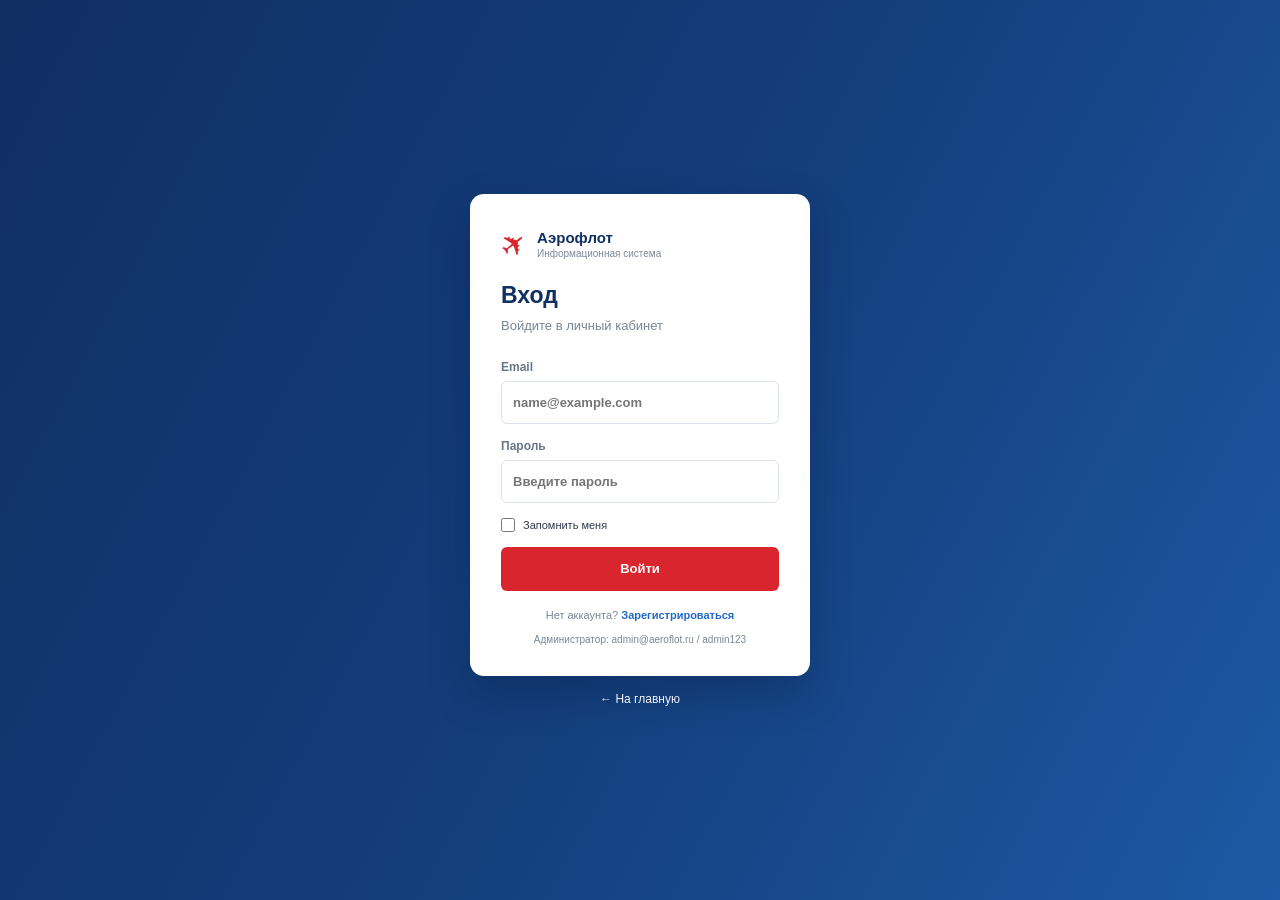
<file: login.html>
<!doctype html>
<html lang="ru">
<head>
  <meta charset="UTF-8">
  <meta name="viewport" content="width=device-width, initial-scale=1.0">
  <title>Вход — Аэрофлот</title>
  <style>
/* =========================================================
   АЭРОФЛОТ — оформление учебной информационной системы
   Макет повторяет композицию страниц из исходного документа.
   ========================================================= */
:root {
  --navy: #102f63;
  --navy-deep: #0c2854;
  --navy-soft: #173e78;
  --blue: #2168c8;
  --blue-light: #e7f0ff;
  --red: #d9252d;
  --text: #1b2940;
  --muted: #778397;
  --line: #e2e8f1;
  --page: #f1f4f9;
  --white: #fff;
  --shadow: 0 3px 12px rgba(20, 47, 86, .07);
  font-family: Arial, Helvetica, sans-serif;
  color: var(--text);
  background: var(--page);
}

* { box-sizing: border-box; }
html { scroll-behavior: smooth; }
body { margin: 0; min-width: 320px; background: var(--page); font-size: 14px; }
a { color: inherit; text-decoration: none; }
button, input, select { font: inherit; }
button { cursor: pointer; }
.hidden { display: none !important; }
.muted { color: var(--muted); font-size: 12px; }

/* Общий логотип и кнопки */
.brand {
  display: inline-flex;
  align-items: center;
  gap: 10px;
  color: var(--navy);
  line-height: 1.08;
  white-space: nowrap;
}
.brand-mark {
  display: inline-block;
  color: var(--red);
  font-size: 29px;
  line-height: 1;
  transform: rotate(-38deg);
}
.brand strong, .sidebar-brand strong { display: block; font-size: 15px; font-weight: 700; }
.brand small, .sidebar-brand small {
  display: block;
  margin-top: 3px;
  color: #7e8999;
  font-size: 10px;
  font-weight: 400;
}
.button {
  display: inline-flex;
  align-items: center;
  justify-content: center;
  min-height: 36px;
  padding: 0 17px;
  border: 1px solid transparent;
  border-radius: 6px;
  font-size: 12px;
  font-weight: 700;
  line-height: 1;
  white-space: nowrap;
  transition: background .16s ease, border-color .16s ease, transform .16s ease, box-shadow .16s ease;
}
.button:hover { transform: translateY(-1px); box-shadow: 0 4px 10px rgba(12, 40, 84, .12); }
.button-red { color: #fff; background: var(--red); }
.button-red:hover { background: #bf1d26; }
.button-blue { color: #fff; background: var(--blue); }
.button-blue:hover { background: #1857a5; }
.button-outline { color: var(--navy); background: #fff; border-color: #aab6c7; }
.button-outline:hover { border-color: var(--blue); background: #f8fbff; }
.button-small { min-height: 36px; padding: 0 16px; font-size: 11px; }
.button-xs { min-height: 25px; padding: 0 11px; border-radius: 5px; font-size: 10px; }
.button-wide { width: 100%; min-height: 44px; font-size: 13px; }

/* =========================================================
   1. ГЛАВНАЯ СТРАНИЦА
   ========================================================= */
.home-page { background: var(--page); }
.topbar {
  width: 100%;
  max-width: 1120px;
  height: 64px;
  margin: 0 auto;
  padding: 0 60px;
  display: flex;
  align-items: center;
  justify-content: space-between;
  gap: 24px;
  background: #fff;
}
.main-nav {
  display: flex;
  align-items: center;
  justify-content: center;
  gap: 25px;
  margin: 0 auto;
}
.main-nav a { color: #202a3a; font-size: 12px; transition: color .15s ease; }
.main-nav a:hover, .main-nav a.active { color: var(--blue); }
.top-actions { display: flex; align-items: center; gap: 8px; }
.home-content {
  max-width: 1120px;
  margin: 0 auto;
  overflow: hidden;
  background: var(--page);
}
.hero {
  min-height: 355px;
  padding: 54px 86px 60px;
  color: #fff;
  background: linear-gradient(112deg, #102f63 0%, #153f7d 48%, #1e5aa7 100%);
}
.hero-copy h1 {
  margin: 0 0 10px;
  font-size: 34px;
  line-height: 1.08;
  letter-spacing: -.55px;
  font-weight: 700;
}
.hero-copy p { margin: 0 0 27px; color: #d6e2f2; font-size: 13px; line-height: 1.5; }
.search-form {
  display: grid;
  grid-template-columns: 1fr 1fr 1fr 1fr auto;
  align-items: end;
  gap: 11px;
  padding: 16px;
  color: var(--text);
  background: #fff;
  border: 1px solid rgba(255,255,255,.65);
  border-radius: 10px;
  box-shadow: 0 12px 26px rgba(5, 26, 61, .24);
}
.search-form label, .flight-editor label, .stack-form > label:not(.check-line) {
  display: flex;
  min-width: 0;
  flex-direction: column;
  gap: 7px;
  color: #68758a;
  font-size: 11px;
  font-weight: 600;
}
.search-form input, .search-form select,
.flight-editor input, .flight-editor select,
.stack-form input:not([type=checkbox]) {
  width: 100%;
  min-width: 0;
  height: 38px;
  padding: 0 11px;
  color: #263246;
  background: #fff;
  border: 1px solid #dce2ea;
  border-radius: 6px;
  outline: none;
  font-size: 12px;
  transition: border-color .15s ease, box-shadow .15s ease;
}
.search-form input:focus, .search-form select:focus,
.stack-form input:focus, .flight-editor input:focus, .flight-editor select:focus {
  border-color: #7ca8e6;
  box-shadow: 0 0 0 3px rgba(43, 112, 206, .11);
}
.search-button { height: 38px; padding: 0 19px; }
.content-section { padding: 39px 86px 0; }
.content-section h2 {
  margin: 0 0 18px;
  color: var(--navy);
  font-size: 21px;
  line-height: 1.2;
  font-weight: 700;
}
.section-heading { display: flex; align-items: baseline; gap: 14px; }
.table-card {
  overflow: hidden;
  background: #fff;
  border: 1px solid #e8edf4;
  border-radius: 10px;
  box-shadow: var(--shadow);
}
.data-table { width: 100%; border-collapse: collapse; text-align: left; font-size: 12px; }
.data-table th {
  color: #748196;
  background: #fff;
  font-size: 10px;
  font-weight: 700;
  letter-spacing: .4px;
  text-transform: uppercase;
}
.data-table th, .data-table td {
  padding: 14px 13px;
  border-bottom: 1px solid var(--line);
  white-space: nowrap;
}
.data-table tbody tr:last-child td { border-bottom: 0; }
.data-table tbody tr { transition: background .15s ease; }
.data-table tbody tr:hover { background: #f8faff; }
.data-table td { color: #202b3d; }
.data-table td strong { font-weight: 700; }
.status {
  display: inline-block;
  padding: 5px 9px;
  border-radius: 20px;
  font-size: 10px;
  font-weight: 700;
  white-space: nowrap;
}
.status-green { color: #168a50; background: #e0f5ea; }
.status-yellow { color: #bd7900; background: #fff0d3; }
.status-red { color: #cf333d; background: #ffe3e5; }
.empty-state { padding: 28px; color: var(--muted); text-align: center; font-size: 13px; }
.services-section { padding-top: 38px; padding-bottom: 38px; }
.service-grid { display: grid; grid-template-columns: repeat(4, minmax(0, 1fr)); gap: 14px; }
.service-card {
  min-height: 174px;
  padding: 20px;
  background: #fff;
  border: 1px solid #e8edf4;
  border-radius: 10px;
  box-shadow: var(--shadow);
  transition: transform .16s ease, box-shadow .16s ease;
}
.service-card:hover { transform: translateY(-3px); box-shadow: 0 9px 20px rgba(20,47,86,.1); }
.service-icon {
  display: grid;
  width: 40px;
  height: 40px;
  place-items: center;
  color: var(--blue);
  background: var(--blue-light);
  border-radius: 9px;
  font-size: 20px;
  font-weight: 700;
}
.service-card h3 { margin: 13px 0 7px; color: var(--navy); font-size: 14px; line-height: 1.25; }
.service-card p { margin: 0; color: #7c8798; font-size: 11px; line-height: 1.55; }
.site-footer {
  display: flex;
  max-width: 1120px;
  min-height: 66px;
  margin: 0 auto;
  padding: 0 86px;
  align-items: center;
  justify-content: space-between;
  gap: 18px;
  color: #bdcbe0;
  background: var(--navy);
  font-size: 10px;
}

/* =========================================================
   2–3. РЕГИСТРАЦИЯ И АВТОРИЗАЦИЯ
   ========================================================= */
.auth-page {
  display: flex;
  min-height: 100vh;
  padding: 42px 18px;
  align-items: center;
  justify-content: center;
  background: linear-gradient(118deg, #102f63 0%, #143e7c 52%, #1d59a4 100%);
}
.auth-wrap { display: flex; width: 100%; flex-direction: column; align-items: center; }
.auth-card {
  width: min(100%, 410px);
  padding: 34px 34px 31px;
  background: #fff;
  border: 1px solid rgba(255,255,255,.8);
  border-radius: 14px;
  box-shadow: 0 18px 42px rgba(4, 22, 52, .28);
}
.register-card { width: min(100%, 410px); }
.login-card { width: min(100%, 340px); padding: 34px 30px 30px; }
.auth-brand { margin-bottom: 22px; }
.auth-brand .brand-mark { font-size: 31px; }
.auth-card h1 { margin: 0 0 7px; color: var(--navy); font-size: 23px; line-height: 1.2; }
.auth-subtitle { margin: 0 0 24px; color: #7a8596; font-size: 13px; line-height: 1.45; }
.stack-form { display: flex; flex-direction: column; gap: 15px; }
.stack-form > label:not(.check-line) { gap: 7px; font-size: 12px; }
.stack-form input:not([type=checkbox]) { height: 43px; font-size: 13px; }
.check-line { display: flex; align-items: center; gap: 8px; color: #303a49; font-size: 11px; font-weight: 400; }
.check-line input { width: 14px; height: 14px; margin: 0; accent-color: var(--blue); }
.auth-bottom { margin: 18px 0 0; color: #7b8696; text-align: center; font-size: 11px; }
.auth-bottom a { color: var(--blue); font-weight: 600; }
.admin-hint { margin: 13px 0 0; color: #7b8696; text-align: center; font-size: 10px; }
.form-message { min-height: 0; margin: -3px 0 0; color: var(--red); font-size: 11px; line-height: 1.4; }
.form-message:empty { display: none; }
.back-link { margin-top: 16px; color: #fff; font-size: 12px; opacity: .94; }
.back-link:hover { text-decoration: underline; }

/* =========================================================
   4. ПАНЕЛЬ АДМИНИСТРАТОРА
   ========================================================= */
.admin-page { min-height: 100vh; background: var(--page); }
.admin-layout { display: grid; min-height: 100vh; grid-template-columns: 220px minmax(0, 1fr); }
.sidebar { color: #d5e0f1; background: var(--navy-deep); }
.sidebar-brand {
  display: flex;
  min-height: 78px;
  padding: 18px 22px;
  align-items: center;
  gap: 11px;
  color: #fff;
  border-bottom: 1px solid rgba(255,255,255,.1);
}
.sidebar-plane { font-size: 27px; line-height: 1; }
.sidebar-brand strong { font-size: 14px; }
.sidebar-brand small { color: #aabbd3; font-size: 10px; }
.sidebar-nav { display: flex; flex-direction: column; padding-top: 9px; }
.side-link {
  display: block;
  width: 100%;
  min-height: 42px;
  padding: 12px 20px;
  color: #d1dcec;
  background: transparent;
  border: 0;
  border-left: 3px solid transparent;
  text-align: left;
  font-size: 12px;
  transition: background .15s ease, color .15s ease;
}
button.side-link:hover, .side-link.active { color: #fff; background: #294777; }
.side-link.active { border-left-color: var(--red); }
.side-site-link { margin-top: 3px; }
.admin-main { min-width: 0; padding: 0 24px 28px; }
.admin-header {
  display: flex;
  min-height: 78px;
  align-items: center;
  justify-content: space-between;
  gap: 18px;
}
.admin-header h1 { margin: 0; color: var(--navy); font-size: 22px; line-height: 1.2; }
.admin-user { display: flex; align-items: center; gap: 10px; }
.admin-user strong { display: block; color: #253149; font-size: 11px; }
.admin-user small { display: block; margin-top: 4px; color: #7b8799; font-size: 10px; }
.avatar { display: grid; width: 34px; height: 34px; place-items: center; color: #fff; background: var(--blue); border-radius: 50%; font-size: 12px; }
.stats-grid { display: grid; grid-template-columns: repeat(4, minmax(0, 1fr)); gap: 14px; margin-bottom: 18px; }
.stat-card {
  display: flex;
  min-height: 108px;
  padding: 17px;
  flex-direction: column;
  justify-content: center;
  gap: 7px;
  background: #fff;
  border: 1px solid #e8edf4;
  border-radius: 11px;
  box-shadow: var(--shadow);
}
.stat-card strong { color: var(--navy); font-size: 24px; line-height: 1; }
.stat-card span { color: #7a879b; font-size: 11px; line-height: 1.4; }
.admin-card {
  margin-bottom: 17px;
  overflow: hidden;
  background: #fff;
  border: 1px solid #e8edf4;
  border-radius: 11px;
  box-shadow: var(--shadow);
}
.admin-card-heading { padding: 16px 18px; border-bottom: 1px solid var(--line); }
.admin-card-heading h2 { margin: 0; color: var(--navy); font-size: 15px; line-height: 1.2; }
.flight-editor {
  display: grid;
  grid-template-columns: 1fr 1fr 1fr 1fr 1.1fr auto;
  align-items: end;
  gap: 10px;
  padding: 15px 18px 13px;
  background: #f8f9fc;
  border-bottom: 1px solid var(--line);
}
.flight-editor label { gap: 7px; font-size: 10px; }
.flight-editor input, .flight-editor select { height: 37px; padding: 0 10px; font-size: 11px; }
.add-flight-button { min-height: 37px; padding: 0 14px; font-size: 11px; }
.table-scroll { overflow-x: auto; }
.admin-table th, .admin-table td { padding: 13px 11px; font-size: 11px; }
.admin-table th { color: #748196; font-size: 9px; }
.actions-cell { display: flex; align-items: center; gap: 5px; }
.bookings-card { margin-top: 17px; }
.bookings-table th, .bookings-table td { padding-top: 14px; padding-bottom: 14px; }
.extra-heading { margin: 0 0 12px; color: var(--navy); font-size: 16px; }
.extra-copy { color: #748196; font-size: 13px; line-height: 1.65; }

/* Адаптация для ноутбуков и планшетов */
@media (max-width: 1050px) {
  .topbar { padding: 0 30px; }
  .hero { padding-right: 48px; padding-left: 48px; }
  .content-section { padding-right: 48px; padding-left: 48px; }
  .site-footer { padding-right: 48px; padding-left: 48px; }
  .flight-editor { grid-template-columns: repeat(3, minmax(0, 1fr)); }
  .add-flight-button { min-height: 37px; }
}
@media (max-width: 760px) {
  .topbar { height: auto; min-height: 68px; padding: 13px 18px; flex-wrap: wrap; gap: 12px; }
  .main-nav { order: 3; width: 100%; justify-content: space-between; gap: 10px; margin: 2px 0 0; }
  .main-nav a { font-size: 11px; }
  .top-actions { margin-left: auto; }
  .hero { min-height: 0; padding: 40px 24px 42px; }
  .hero-copy h1 { font-size: 29px; }
  .search-form { grid-template-columns: repeat(2, minmax(0, 1fr)); gap: 12px; }
  .search-button { width: 100%; }
  .content-section { padding: 30px 24px 0; }
  .content-section h2 { font-size: 19px; }
  .table-card { overflow-x: auto; }
  .home-flight-table { min-width: 760px; }
  .services-section { padding-top: 30px; padding-bottom: 30px; }
  .service-grid { grid-template-columns: repeat(2, minmax(0, 1fr)); }
  .site-footer { min-height: 0; padding: 18px 24px; flex-direction: column; align-items: flex-start; }
  .admin-layout { grid-template-columns: 1fr; }
  .sidebar { min-height: auto; }
  .sidebar-brand { min-height: 58px; padding: 12px 18px; }
  .sidebar-nav { flex-direction: row; flex-wrap: wrap; padding: 6px; }
  .side-link { width: auto; min-height: 34px; padding: 9px 11px; border-left: 0; border-bottom: 2px solid transparent; }
  .side-link.active { border-left: 0; border-bottom-color: var(--red); }
  .admin-main { padding: 0 14px 20px; }
  .admin-header { min-height: 66px; }
  .admin-header h1 { font-size: 18px; }
  .stats-grid { grid-template-columns: repeat(2, minmax(0, 1fr)); gap: 9px; }
  .stat-card { min-height: 86px; }
  .stat-card strong { font-size: 21px; }
  .flight-editor { grid-template-columns: repeat(2, minmax(0, 1fr)); }
  .flight-editor .add-flight-button { grid-column: span 2; }
}
@media (max-width: 480px) {
  .brand strong { font-size: 13px; }
  .brand small { font-size: 9px; }
  .brand-mark { font-size: 25px; }
  .top-actions { gap: 5px; }
  .button-small { min-height: 32px; padding: 0 10px; font-size: 10px; }
  .hero { padding: 34px 17px; }
  .hero-copy h1 { font-size: 26px; }
  .hero-copy p { font-size: 11px; }
  .search-form { grid-template-columns: 1fr; padding: 13px; }
  .search-form label, .search-button { grid-column: 1; }
  .content-section { padding-right: 16px; padding-left: 16px; }
  .service-grid { grid-template-columns: 1fr; }
  .service-card { min-height: 0; }
  .site-footer { padding: 17px 16px; font-size: 9px; }
  .auth-page { padding: 25px 14px; }
  .auth-card, .login-card { padding: 27px 22px 25px; }
  .auth-card h1 { font-size: 21px; }
  .admin-user small { font-size: 9px; }
  .admin-header h1 { font-size: 16px; }
  .flight-editor { grid-template-columns: 1fr; }
  .flight-editor .add-flight-button { grid-column: auto; }
  .stats-grid { grid-template-columns: 1fr 1fr; }
}

  </style>
</head>
<body class="auth-page">
  <main class="auth-wrap">
    <section class="auth-card login-card">
      <a class="brand auth-brand" href="index.html">
        <span class="brand-mark">✈</span><span><strong>Аэрофлот</strong><small>Информационная система</small></span>
      </a>
      <h1>Вход</h1>
      <p class="auth-subtitle">Войдите в личный кабинет</p>
      <form id="login-form" class="stack-form">
        <label>Email<input name="email" type="email" placeholder="name@example.com" autocomplete="username" required></label>
        <label>Пароль<input name="password" type="password" placeholder="Введите пароль" autocomplete="current-password" required></label>
        <label class="check-line"><input type="checkbox" name="remember"><span>Запомнить меня</span></label>
        <p id="login-error" class="form-message" role="alert"></p>
        <button class="button button-red button-wide" type="submit">Войти</button>
      </form>
      <p class="auth-bottom">Нет аккаунта? <a href="register.html">Зарегистрироваться</a></p>
      <p class="admin-hint">Администратор: admin@aeroflot.ru / admin123</p>
    </section>
    <a class="back-link" href="index.html">← На главную</a>
  </main>
  <script>
// Учебная демонстрация: данные хранятся в браузере (localStorage), сервер не требуется.
const ADMIN_EMAIL = 'admin@aeroflot.ru';
const ADMIN_PASSWORD = 'admin123';

function readUsers() {
  try { return JSON.parse(localStorage.getItem('aeroflot_users') || '[]'); }
  catch { return []; }
}
function saveUsers(users) { localStorage.setItem('aeroflot_users', JSON.stringify(users)); }

// Регистрация пассажира
const registerForm = document.getElementById('register-form');
if (registerForm) {
  registerForm.addEventListener('submit', (event) => {
    event.preventDefault();
    const form = new FormData(registerForm);
    const fullname = String(form.get('fullname') || '').trim();
    const email = String(form.get('email') || '').trim().toLowerCase();
    const phone = String(form.get('phone') || '').trim();
    const password = String(form.get('password') || '');
    const repeat = String(form.get('passwordRepeat') || '');
    const error = document.getElementById('register-error');
    error.textContent = '';

    if (password.length < 6) { error.textContent = 'Пароль должен содержать не менее 6 символов.'; return; }
    if (password !== repeat) { error.textContent = 'Пароли не совпадают.'; return; }
    const users = readUsers();
    if (users.some(user => user.email === email)) { error.textContent = 'Пользователь с таким Email уже зарегистрирован.'; return; }

    users.push({ fullname, email, phone, password });
    saveUsers(users);
    alert('Регистрация прошла успешно. Теперь войдите в личный кабинет.');
    window.location.href = 'login.html';
  });
}

// Авторизация администратора или зарегистрированного пассажира
const loginForm = document.getElementById('login-form');
if (loginForm) {
  loginForm.addEventListener('submit', (event) => {
    event.preventDefault();
    const form = new FormData(loginForm);
    const email = String(form.get('email') || '').trim().toLowerCase();
    const password = String(form.get('password') || '');
    const error = document.getElementById('login-error');
    error.textContent = '';

    if (email === ADMIN_EMAIL && password === ADMIN_PASSWORD) {
      localStorage.setItem('aeroflot_session', JSON.stringify({ role: 'admin', email }));
      window.location.href = 'admin.html';
      return;
    }
    const user = readUsers().find(item => item.email === email && item.password === password);
    if (user) {
      localStorage.setItem('aeroflot_session', JSON.stringify({ role: 'passenger', email, fullname: user.fullname }));
      alert(`Добро пожаловать, ${user.fullname}!`);
      window.location.href = 'index.html';
    } else {
      error.textContent = 'Неверный Email или пароль. Проверьте данные и попробуйте снова.';
    }
  });
}

// Поиск рейсов на главной странице
const searchForm = document.getElementById('flight-search');
if (searchForm) {
  searchForm.addEventListener('submit', (event) => {
    event.preventDefault();
    const from = document.getElementById('from-city').value.trim().toLocaleLowerCase('ru');
    const to = document.getElementById('to-city').value.trim().toLocaleLowerCase('ru');
    const rows = [...document.querySelectorAll('#home-flight-rows tr')];
    let visible = 0;
    rows.forEach(row => {
      const rowFrom = row.dataset.from.toLocaleLowerCase('ru');
      const rowTo = row.dataset.to.toLocaleLowerCase('ru');
      const matches = (!from || rowFrom.includes(from)) && (!to || rowTo.includes(to));
      row.classList.toggle('hidden', !matches);
      if (matches) visible++;
    });
    document.getElementById('no-flights').classList.toggle('hidden', visible !== 0);
    document.getElementById('search-message').textContent = `Найдено рейсов: ${visible}`;
    document.getElementById('flights').scrollIntoView({ behavior: 'smooth', block: 'start' });
  });
}

document.querySelectorAll('.buy-button').forEach(button => {
  button.addEventListener('click', () => {
    const session = localStorage.getItem('aeroflot_session');
    if (!session) {
      alert('Для покупки билета войдите или зарегистрируйтесь.');
      window.location.href = 'login.html';
    } else {
      alert('Это демонстрационный проект. Для оформления бронирования обратитесь к кассиру.');
    }
  });
});

// Панель администратора: редактирование демонстрационного списка рейсов
const flightRows = document.getElementById('admin-flight-rows');
if (flightRows) {
  flightRows.addEventListener('click', (event) => {
    const button = event.target.closest('button');
    if (!button) return;
    const row = button.closest('tr');
    if (button.classList.contains('delete-flight')) {
      if (confirm(`Удалить рейс ${row.cells[0].textContent.trim()}?`)) row.remove();
    }
    if (button.classList.contains('edit-flight')) {
      const oldNumber = row.cells[0].textContent.trim();
      const newNumber = prompt('Номер рейса:', oldNumber);
      if (newNumber === null || !newNumber.trim()) return;
      row.cells[0].innerHTML = `<strong>${escapeHtml(newNumber.trim())}</strong>`;
      const oldRoute = row.cells[1].textContent.trim();
      const newRoute = prompt('Маршрут:', oldRoute);
      if (newRoute !== null && newRoute.trim()) row.cells[1].textContent = newRoute.trim();
      const oldTime = row.cells[2].textContent.trim();
      const newTime = prompt('Время вылета:', oldTime);
      if (newTime !== null && newTime.trim()) row.cells[2].textContent = newTime.trim();
    }
  });

  const addForm = document.getElementById('add-flight-form');
  addForm.addEventListener('submit', (event) => {
    event.preventDefault();
    const data = new FormData(addForm);
    const number = String(data.get('number')).trim();
    const from = String(data.get('from')).trim();
    const to = String(data.get('to')).trim();
    const time = String(data.get('time')).trim();
    const plane = String(data.get('plane')).trim();
    if (!number || !from || !to || !time) return;
    const row = document.createElement('tr');
    row.innerHTML = `<td><strong>${escapeHtml(number)}</strong></td><td>${escapeHtml(from)} → ${escapeHtml(to)}</td><td>${escapeHtml(time)}</td><td>${escapeHtml(plane)}</td><td>0 / 158</td><td><span class="status status-green">По расписанию</span></td><td class="actions-cell"><button class="button button-outline button-xs edit-flight">Изменить</button><button class="button button-red button-xs delete-flight">Удалить</button></td>`;
    flightRows.appendChild(row);
    addForm.reset();
  });

  // Переключение разделов бокового меню. Основной рабочий раздел — «Рейсы».
  const sectionNames = {
    flights: 'Панель администратора', planes: 'Самолёты', passengers: 'Пассажиры',
    bookings: 'Бронирования', employees: 'Сотрудники', reports: 'Отчёты'
  };
  const extraContent = {
    planes: ['Самолёты авиакомпании', 'Airbus A320 — 12 единиц; Airbus A321 — 8 единиц; Sukhoi Superjet 100 — 10 единиц.'],
    passengers: ['Зарегистрированные пассажиры', 'В системе отображаются пассажиры, создавшие личный кабинет и оформившие бронирование.'],
    bookings: ['Бронирования', 'Здесь можно просматривать коды бронирования, пассажиров, выбранные рейсы и статусы оплаты.'],
    employees: ['Сотрудники', 'Кассиры, агенты регистрации, диспетчеры, менеджеры и технические специалисты.'],
    reports: ['Отчёты', 'Сводные показатели: количество рейсов, проданных билетов, зарегистрированных пассажиров и выручка.']
  };
  document.querySelectorAll('.side-link[data-section]').forEach(link => {
    link.addEventListener('click', () => {
      const section = link.dataset.section;
      document.querySelectorAll('.side-link[data-section]').forEach(item => item.classList.toggle('active', item === link));
      document.getElementById('admin-title').textContent = sectionNames[section];
      const isFlights = section === 'flights';
      document.getElementById('admin-stats').classList.toggle('hidden', !isFlights);
      document.getElementById('flight-management').classList.toggle('hidden', !isFlights);
      document.getElementById('recent-bookings').classList.toggle('hidden', !isFlights);
      const extra = document.getElementById('admin-extra');
      if (isFlights) {
        extra.classList.add('hidden');
      } else {
        extra.classList.remove('hidden');
        const [heading, copy] = extraContent[section];
        extra.innerHTML = `<div class="admin-card-heading"><h2>${heading}</h2></div><div style="padding:18px"><h3 class="extra-heading">${heading}</h3><p class="extra-copy">${copy}</p></div>`;
      }
    });
  });
}

function escapeHtml(value) {
  return String(value).replace(/[&<>"']/g, char => ({
    '&': '&amp;', '<': '&lt;', '>': '&gt;', '"': '&quot;', "'": '&#39;'
  })[char]);
}

  </script>
</body>
</html>
</file>
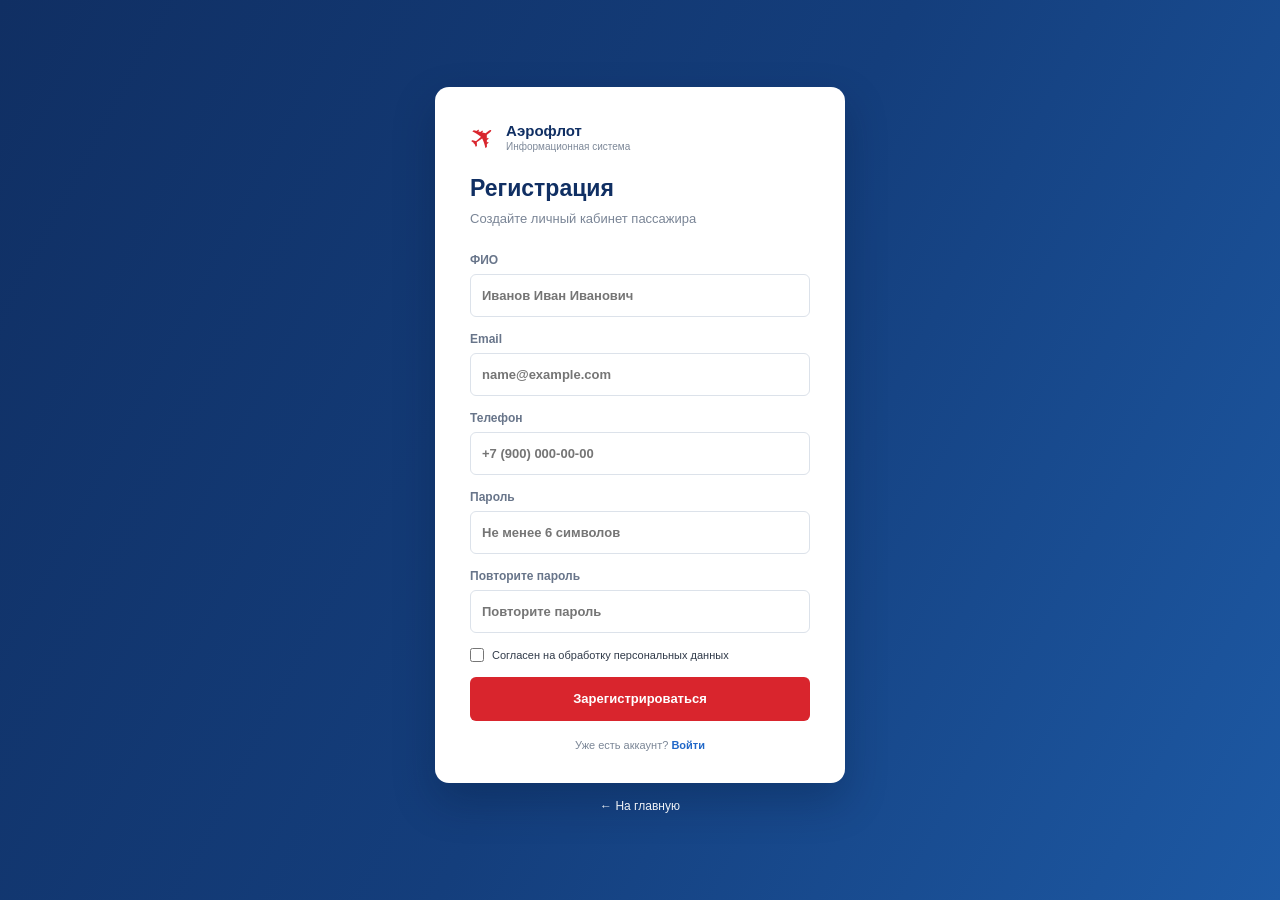
<file: register.html>
<!doctype html>
<html lang="ru">
<head>
  <meta charset="UTF-8">
  <meta name="viewport" content="width=device-width, initial-scale=1.0">
  <title>Регистрация — Аэрофлот</title>
  <style>
/* =========================================================
   АЭРОФЛОТ — оформление учебной информационной системы
   Макет повторяет композицию страниц из исходного документа.
   ========================================================= */
:root {
  --navy: #102f63;
  --navy-deep: #0c2854;
  --navy-soft: #173e78;
  --blue: #2168c8;
  --blue-light: #e7f0ff;
  --red: #d9252d;
  --text: #1b2940;
  --muted: #778397;
  --line: #e2e8f1;
  --page: #f1f4f9;
  --white: #fff;
  --shadow: 0 3px 12px rgba(20, 47, 86, .07);
  font-family: Arial, Helvetica, sans-serif;
  color: var(--text);
  background: var(--page);
}

* { box-sizing: border-box; }
html { scroll-behavior: smooth; }
body { margin: 0; min-width: 320px; background: var(--page); font-size: 14px; }
a { color: inherit; text-decoration: none; }
button, input, select { font: inherit; }
button { cursor: pointer; }
.hidden { display: none !important; }
.muted { color: var(--muted); font-size: 12px; }

/* Общий логотип и кнопки */
.brand {
  display: inline-flex;
  align-items: center;
  gap: 10px;
  color: var(--navy);
  line-height: 1.08;
  white-space: nowrap;
}
.brand-mark {
  display: inline-block;
  color: var(--red);
  font-size: 29px;
  line-height: 1;
  transform: rotate(-38deg);
}
.brand strong, .sidebar-brand strong { display: block; font-size: 15px; font-weight: 700; }
.brand small, .sidebar-brand small {
  display: block;
  margin-top: 3px;
  color: #7e8999;
  font-size: 10px;
  font-weight: 400;
}
.button {
  display: inline-flex;
  align-items: center;
  justify-content: center;
  min-height: 36px;
  padding: 0 17px;
  border: 1px solid transparent;
  border-radius: 6px;
  font-size: 12px;
  font-weight: 700;
  line-height: 1;
  white-space: nowrap;
  transition: background .16s ease, border-color .16s ease, transform .16s ease, box-shadow .16s ease;
}
.button:hover { transform: translateY(-1px); box-shadow: 0 4px 10px rgba(12, 40, 84, .12); }
.button-red { color: #fff; background: var(--red); }
.button-red:hover { background: #bf1d26; }
.button-blue { color: #fff; background: var(--blue); }
.button-blue:hover { background: #1857a5; }
.button-outline { color: var(--navy); background: #fff; border-color: #aab6c7; }
.button-outline:hover { border-color: var(--blue); background: #f8fbff; }
.button-small { min-height: 36px; padding: 0 16px; font-size: 11px; }
.button-xs { min-height: 25px; padding: 0 11px; border-radius: 5px; font-size: 10px; }
.button-wide { width: 100%; min-height: 44px; font-size: 13px; }

/* =========================================================
   1. ГЛАВНАЯ СТРАНИЦА
   ========================================================= */
.home-page { background: var(--page); }
.topbar {
  width: 100%;
  max-width: 1120px;
  height: 64px;
  margin: 0 auto;
  padding: 0 60px;
  display: flex;
  align-items: center;
  justify-content: space-between;
  gap: 24px;
  background: #fff;
}
.main-nav {
  display: flex;
  align-items: center;
  justify-content: center;
  gap: 25px;
  margin: 0 auto;
}
.main-nav a { color: #202a3a; font-size: 12px; transition: color .15s ease; }
.main-nav a:hover, .main-nav a.active { color: var(--blue); }
.top-actions { display: flex; align-items: center; gap: 8px; }
.home-content {
  max-width: 1120px;
  margin: 0 auto;
  overflow: hidden;
  background: var(--page);
}
.hero {
  min-height: 355px;
  padding: 54px 86px 60px;
  color: #fff;
  background: linear-gradient(112deg, #102f63 0%, #153f7d 48%, #1e5aa7 100%);
}
.hero-copy h1 {
  margin: 0 0 10px;
  font-size: 34px;
  line-height: 1.08;
  letter-spacing: -.55px;
  font-weight: 700;
}
.hero-copy p { margin: 0 0 27px; color: #d6e2f2; font-size: 13px; line-height: 1.5; }
.search-form {
  display: grid;
  grid-template-columns: 1fr 1fr 1fr 1fr auto;
  align-items: end;
  gap: 11px;
  padding: 16px;
  color: var(--text);
  background: #fff;
  border: 1px solid rgba(255,255,255,.65);
  border-radius: 10px;
  box-shadow: 0 12px 26px rgba(5, 26, 61, .24);
}
.search-form label, .flight-editor label, .stack-form > label:not(.check-line) {
  display: flex;
  min-width: 0;
  flex-direction: column;
  gap: 7px;
  color: #68758a;
  font-size: 11px;
  font-weight: 600;
}
.search-form input, .search-form select,
.flight-editor input, .flight-editor select,
.stack-form input:not([type=checkbox]) {
  width: 100%;
  min-width: 0;
  height: 38px;
  padding: 0 11px;
  color: #263246;
  background: #fff;
  border: 1px solid #dce2ea;
  border-radius: 6px;
  outline: none;
  font-size: 12px;
  transition: border-color .15s ease, box-shadow .15s ease;
}
.search-form input:focus, .search-form select:focus,
.stack-form input:focus, .flight-editor input:focus, .flight-editor select:focus {
  border-color: #7ca8e6;
  box-shadow: 0 0 0 3px rgba(43, 112, 206, .11);
}
.search-button { height: 38px; padding: 0 19px; }
.content-section { padding: 39px 86px 0; }
.content-section h2 {
  margin: 0 0 18px;
  color: var(--navy);
  font-size: 21px;
  line-height: 1.2;
  font-weight: 700;
}
.section-heading { display: flex; align-items: baseline; gap: 14px; }
.table-card {
  overflow: hidden;
  background: #fff;
  border: 1px solid #e8edf4;
  border-radius: 10px;
  box-shadow: var(--shadow);
}
.data-table { width: 100%; border-collapse: collapse; text-align: left; font-size: 12px; }
.data-table th {
  color: #748196;
  background: #fff;
  font-size: 10px;
  font-weight: 700;
  letter-spacing: .4px;
  text-transform: uppercase;
}
.data-table th, .data-table td {
  padding: 14px 13px;
  border-bottom: 1px solid var(--line);
  white-space: nowrap;
}
.data-table tbody tr:last-child td { border-bottom: 0; }
.data-table tbody tr { transition: background .15s ease; }
.data-table tbody tr:hover { background: #f8faff; }
.data-table td { color: #202b3d; }
.data-table td strong { font-weight: 700; }
.status {
  display: inline-block;
  padding: 5px 9px;
  border-radius: 20px;
  font-size: 10px;
  font-weight: 700;
  white-space: nowrap;
}
.status-green { color: #168a50; background: #e0f5ea; }
.status-yellow { color: #bd7900; background: #fff0d3; }
.status-red { color: #cf333d; background: #ffe3e5; }
.empty-state { padding: 28px; color: var(--muted); text-align: center; font-size: 13px; }
.services-section { padding-top: 38px; padding-bottom: 38px; }
.service-grid { display: grid; grid-template-columns: repeat(4, minmax(0, 1fr)); gap: 14px; }
.service-card {
  min-height: 174px;
  padding: 20px;
  background: #fff;
  border: 1px solid #e8edf4;
  border-radius: 10px;
  box-shadow: var(--shadow);
  transition: transform .16s ease, box-shadow .16s ease;
}
.service-card:hover { transform: translateY(-3px); box-shadow: 0 9px 20px rgba(20,47,86,.1); }
.service-icon {
  display: grid;
  width: 40px;
  height: 40px;
  place-items: center;
  color: var(--blue);
  background: var(--blue-light);
  border-radius: 9px;
  font-size: 20px;
  font-weight: 700;
}
.service-card h3 { margin: 13px 0 7px; color: var(--navy); font-size: 14px; line-height: 1.25; }
.service-card p { margin: 0; color: #7c8798; font-size: 11px; line-height: 1.55; }
.site-footer {
  display: flex;
  max-width: 1120px;
  min-height: 66px;
  margin: 0 auto;
  padding: 0 86px;
  align-items: center;
  justify-content: space-between;
  gap: 18px;
  color: #bdcbe0;
  background: var(--navy);
  font-size: 10px;
}

/* =========================================================
   2–3. РЕГИСТРАЦИЯ И АВТОРИЗАЦИЯ
   ========================================================= */
.auth-page {
  display: flex;
  min-height: 100vh;
  padding: 42px 18px;
  align-items: center;
  justify-content: center;
  background: linear-gradient(118deg, #102f63 0%, #143e7c 52%, #1d59a4 100%);
}
.auth-wrap { display: flex; width: 100%; flex-direction: column; align-items: center; }
.auth-card {
  width: min(100%, 410px);
  padding: 34px 34px 31px;
  background: #fff;
  border: 1px solid rgba(255,255,255,.8);
  border-radius: 14px;
  box-shadow: 0 18px 42px rgba(4, 22, 52, .28);
}
.register-card { width: min(100%, 410px); }
.login-card { width: min(100%, 340px); padding: 34px 30px 30px; }
.auth-brand { margin-bottom: 22px; }
.auth-brand .brand-mark { font-size: 31px; }
.auth-card h1 { margin: 0 0 7px; color: var(--navy); font-size: 23px; line-height: 1.2; }
.auth-subtitle { margin: 0 0 24px; color: #7a8596; font-size: 13px; line-height: 1.45; }
.stack-form { display: flex; flex-direction: column; gap: 15px; }
.stack-form > label:not(.check-line) { gap: 7px; font-size: 12px; }
.stack-form input:not([type=checkbox]) { height: 43px; font-size: 13px; }
.check-line { display: flex; align-items: center; gap: 8px; color: #303a49; font-size: 11px; font-weight: 400; }
.check-line input { width: 14px; height: 14px; margin: 0; accent-color: var(--blue); }
.auth-bottom { margin: 18px 0 0; color: #7b8696; text-align: center; font-size: 11px; }
.auth-bottom a { color: var(--blue); font-weight: 600; }
.admin-hint { margin: 13px 0 0; color: #7b8696; text-align: center; font-size: 10px; }
.form-message { min-height: 0; margin: -3px 0 0; color: var(--red); font-size: 11px; line-height: 1.4; }
.form-message:empty { display: none; }
.back-link { margin-top: 16px; color: #fff; font-size: 12px; opacity: .94; }
.back-link:hover { text-decoration: underline; }

/* =========================================================
   4. ПАНЕЛЬ АДМИНИСТРАТОРА
   ========================================================= */
.admin-page { min-height: 100vh; background: var(--page); }
.admin-layout { display: grid; min-height: 100vh; grid-template-columns: 220px minmax(0, 1fr); }
.sidebar { color: #d5e0f1; background: var(--navy-deep); }
.sidebar-brand {
  display: flex;
  min-height: 78px;
  padding: 18px 22px;
  align-items: center;
  gap: 11px;
  color: #fff;
  border-bottom: 1px solid rgba(255,255,255,.1);
}
.sidebar-plane { font-size: 27px; line-height: 1; }
.sidebar-brand strong { font-size: 14px; }
.sidebar-brand small { color: #aabbd3; font-size: 10px; }
.sidebar-nav { display: flex; flex-direction: column; padding-top: 9px; }
.side-link {
  display: block;
  width: 100%;
  min-height: 42px;
  padding: 12px 20px;
  color: #d1dcec;
  background: transparent;
  border: 0;
  border-left: 3px solid transparent;
  text-align: left;
  font-size: 12px;
  transition: background .15s ease, color .15s ease;
}
button.side-link:hover, .side-link.active { color: #fff; background: #294777; }
.side-link.active { border-left-color: var(--red); }
.side-site-link { margin-top: 3px; }
.admin-main { min-width: 0; padding: 0 24px 28px; }
.admin-header {
  display: flex;
  min-height: 78px;
  align-items: center;
  justify-content: space-between;
  gap: 18px;
}
.admin-header h1 { margin: 0; color: var(--navy); font-size: 22px; line-height: 1.2; }
.admin-user { display: flex; align-items: center; gap: 10px; }
.admin-user strong { display: block; color: #253149; font-size: 11px; }
.admin-user small { display: block; margin-top: 4px; color: #7b8799; font-size: 10px; }
.avatar { display: grid; width: 34px; height: 34px; place-items: center; color: #fff; background: var(--blue); border-radius: 50%; font-size: 12px; }
.stats-grid { display: grid; grid-template-columns: repeat(4, minmax(0, 1fr)); gap: 14px; margin-bottom: 18px; }
.stat-card {
  display: flex;
  min-height: 108px;
  padding: 17px;
  flex-direction: column;
  justify-content: center;
  gap: 7px;
  background: #fff;
  border: 1px solid #e8edf4;
  border-radius: 11px;
  box-shadow: var(--shadow);
}
.stat-card strong { color: var(--navy); font-size: 24px; line-height: 1; }
.stat-card span { color: #7a879b; font-size: 11px; line-height: 1.4; }
.admin-card {
  margin-bottom: 17px;
  overflow: hidden;
  background: #fff;
  border: 1px solid #e8edf4;
  border-radius: 11px;
  box-shadow: var(--shadow);
}
.admin-card-heading { padding: 16px 18px; border-bottom: 1px solid var(--line); }
.admin-card-heading h2 { margin: 0; color: var(--navy); font-size: 15px; line-height: 1.2; }
.flight-editor {
  display: grid;
  grid-template-columns: 1fr 1fr 1fr 1fr 1.1fr auto;
  align-items: end;
  gap: 10px;
  padding: 15px 18px 13px;
  background: #f8f9fc;
  border-bottom: 1px solid var(--line);
}
.flight-editor label { gap: 7px; font-size: 10px; }
.flight-editor input, .flight-editor select { height: 37px; padding: 0 10px; font-size: 11px; }
.add-flight-button { min-height: 37px; padding: 0 14px; font-size: 11px; }
.table-scroll { overflow-x: auto; }
.admin-table th, .admin-table td { padding: 13px 11px; font-size: 11px; }
.admin-table th { color: #748196; font-size: 9px; }
.actions-cell { display: flex; align-items: center; gap: 5px; }
.bookings-card { margin-top: 17px; }
.bookings-table th, .bookings-table td { padding-top: 14px; padding-bottom: 14px; }
.extra-heading { margin: 0 0 12px; color: var(--navy); font-size: 16px; }
.extra-copy { color: #748196; font-size: 13px; line-height: 1.65; }

/* Адаптация для ноутбуков и планшетов */
@media (max-width: 1050px) {
  .topbar { padding: 0 30px; }
  .hero { padding-right: 48px; padding-left: 48px; }
  .content-section { padding-right: 48px; padding-left: 48px; }
  .site-footer { padding-right: 48px; padding-left: 48px; }
  .flight-editor { grid-template-columns: repeat(3, minmax(0, 1fr)); }
  .add-flight-button { min-height: 37px; }
}
@media (max-width: 760px) {
  .topbar { height: auto; min-height: 68px; padding: 13px 18px; flex-wrap: wrap; gap: 12px; }
  .main-nav { order: 3; width: 100%; justify-content: space-between; gap: 10px; margin: 2px 0 0; }
  .main-nav a { font-size: 11px; }
  .top-actions { margin-left: auto; }
  .hero { min-height: 0; padding: 40px 24px 42px; }
  .hero-copy h1 { font-size: 29px; }
  .search-form { grid-template-columns: repeat(2, minmax(0, 1fr)); gap: 12px; }
  .search-button { width: 100%; }
  .content-section { padding: 30px 24px 0; }
  .content-section h2 { font-size: 19px; }
  .table-card { overflow-x: auto; }
  .home-flight-table { min-width: 760px; }
  .services-section { padding-top: 30px; padding-bottom: 30px; }
  .service-grid { grid-template-columns: repeat(2, minmax(0, 1fr)); }
  .site-footer { min-height: 0; padding: 18px 24px; flex-direction: column; align-items: flex-start; }
  .admin-layout { grid-template-columns: 1fr; }
  .sidebar { min-height: auto; }
  .sidebar-brand { min-height: 58px; padding: 12px 18px; }
  .sidebar-nav { flex-direction: row; flex-wrap: wrap; padding: 6px; }
  .side-link { width: auto; min-height: 34px; padding: 9px 11px; border-left: 0; border-bottom: 2px solid transparent; }
  .side-link.active { border-left: 0; border-bottom-color: var(--red); }
  .admin-main { padding: 0 14px 20px; }
  .admin-header { min-height: 66px; }
  .admin-header h1 { font-size: 18px; }
  .stats-grid { grid-template-columns: repeat(2, minmax(0, 1fr)); gap: 9px; }
  .stat-card { min-height: 86px; }
  .stat-card strong { font-size: 21px; }
  .flight-editor { grid-template-columns: repeat(2, minmax(0, 1fr)); }
  .flight-editor .add-flight-button { grid-column: span 2; }
}
@media (max-width: 480px) {
  .brand strong { font-size: 13px; }
  .brand small { font-size: 9px; }
  .brand-mark { font-size: 25px; }
  .top-actions { gap: 5px; }
  .button-small { min-height: 32px; padding: 0 10px; font-size: 10px; }
  .hero { padding: 34px 17px; }
  .hero-copy h1 { font-size: 26px; }
  .hero-copy p { font-size: 11px; }
  .search-form { grid-template-columns: 1fr; padding: 13px; }
  .search-form label, .search-button { grid-column: 1; }
  .content-section { padding-right: 16px; padding-left: 16px; }
  .service-grid { grid-template-columns: 1fr; }
  .service-card { min-height: 0; }
  .site-footer { padding: 17px 16px; font-size: 9px; }
  .auth-page { padding: 25px 14px; }
  .auth-card, .login-card { padding: 27px 22px 25px; }
  .auth-card h1 { font-size: 21px; }
  .admin-user small { font-size: 9px; }
  .admin-header h1 { font-size: 16px; }
  .flight-editor { grid-template-columns: 1fr; }
  .flight-editor .add-flight-button { grid-column: auto; }
  .stats-grid { grid-template-columns: 1fr 1fr; }
}

  </style>
</head>
<body class="auth-page">
  <main class="auth-wrap">
    <section class="auth-card register-card">
      <a class="brand auth-brand" href="index.html">
        <span class="brand-mark">✈</span><span><strong>Аэрофлот</strong><small>Информационная система</small></span>
      </a>
      <h1>Регистрация</h1>
      <p class="auth-subtitle">Создайте личный кабинет пассажира</p>
      <form id="register-form" class="stack-form">
        <label>ФИО<input name="fullname" type="text" placeholder="Иванов Иван Иванович" autocomplete="name" required minlength="3"></label>
        <label>Email<input name="email" type="email" placeholder="name@example.com" autocomplete="email" required></label>
        <label>Телефон<input name="phone" type="tel" placeholder="+7 (900) 000-00-00" autocomplete="tel" required></label>
        <label>Пароль<input name="password" type="password" placeholder="Не менее 6 символов" autocomplete="new-password" required minlength="6"></label>
        <label>Повторите пароль<input name="passwordRepeat" type="password" placeholder="Повторите пароль" autocomplete="new-password" required minlength="6"></label>
        <label class="check-line"><input type="checkbox" name="consent" required><span>Согласен на обработку персональных данных</span></label>
        <p id="register-error" class="form-message" role="alert"></p>
        <button class="button button-red button-wide" type="submit">Зарегистрироваться</button>
      </form>
      <p class="auth-bottom">Уже есть аккаунт? <a href="login.html">Войти</a></p>
    </section>
    <a class="back-link" href="index.html">← На главную</a>
  </main>
  <script>
// Учебная демонстрация: данные хранятся в браузере (localStorage), сервер не требуется.
const ADMIN_EMAIL = 'admin@aeroflot.ru';
const ADMIN_PASSWORD = 'admin123';

function readUsers() {
  try { return JSON.parse(localStorage.getItem('aeroflot_users') || '[]'); }
  catch { return []; }
}
function saveUsers(users) { localStorage.setItem('aeroflot_users', JSON.stringify(users)); }

// Регистрация пассажира
const registerForm = document.getElementById('register-form');
if (registerForm) {
  registerForm.addEventListener('submit', (event) => {
    event.preventDefault();
    const form = new FormData(registerForm);
    const fullname = String(form.get('fullname') || '').trim();
    const email = String(form.get('email') || '').trim().toLowerCase();
    const phone = String(form.get('phone') || '').trim();
    const password = String(form.get('password') || '');
    const repeat = String(form.get('passwordRepeat') || '');
    const error = document.getElementById('register-error');
    error.textContent = '';

    if (password.length < 6) { error.textContent = 'Пароль должен содержать не менее 6 символов.'; return; }
    if (password !== repeat) { error.textContent = 'Пароли не совпадают.'; return; }
    const users = readUsers();
    if (users.some(user => user.email === email)) { error.textContent = 'Пользователь с таким Email уже зарегистрирован.'; return; }

    users.push({ fullname, email, phone, password });
    saveUsers(users);
    alert('Регистрация прошла успешно. Теперь войдите в личный кабинет.');
    window.location.href = 'login.html';
  });
}

// Авторизация администратора или зарегистрированного пассажира
const loginForm = document.getElementById('login-form');
if (loginForm) {
  loginForm.addEventListener('submit', (event) => {
    event.preventDefault();
    const form = new FormData(loginForm);
    const email = String(form.get('email') || '').trim().toLowerCase();
    const password = String(form.get('password') || '');
    const error = document.getElementById('login-error');
    error.textContent = '';

    if (email === ADMIN_EMAIL && password === ADMIN_PASSWORD) {
      localStorage.setItem('aeroflot_session', JSON.stringify({ role: 'admin', email }));
      window.location.href = 'admin.html';
      return;
    }
    const user = readUsers().find(item => item.email === email && item.password === password);
    if (user) {
      localStorage.setItem('aeroflot_session', JSON.stringify({ role: 'passenger', email, fullname: user.fullname }));
      alert(`Добро пожаловать, ${user.fullname}!`);
      window.location.href = 'index.html';
    } else {
      error.textContent = 'Неверный Email или пароль. Проверьте данные и попробуйте снова.';
    }
  });
}

// Поиск рейсов на главной странице
const searchForm = document.getElementById('flight-search');
if (searchForm) {
  searchForm.addEventListener('submit', (event) => {
    event.preventDefault();
    const from = document.getElementById('from-city').value.trim().toLocaleLowerCase('ru');
    const to = document.getElementById('to-city').value.trim().toLocaleLowerCase('ru');
    const rows = [...document.querySelectorAll('#home-flight-rows tr')];
    let visible = 0;
    rows.forEach(row => {
      const rowFrom = row.dataset.from.toLocaleLowerCase('ru');
      const rowTo = row.dataset.to.toLocaleLowerCase('ru');
      const matches = (!from || rowFrom.includes(from)) && (!to || rowTo.includes(to));
      row.classList.toggle('hidden', !matches);
      if (matches) visible++;
    });
    document.getElementById('no-flights').classList.toggle('hidden', visible !== 0);
    document.getElementById('search-message').textContent = `Найдено рейсов: ${visible}`;
    document.getElementById('flights').scrollIntoView({ behavior: 'smooth', block: 'start' });
  });
}

document.querySelectorAll('.buy-button').forEach(button => {
  button.addEventListener('click', () => {
    const session = localStorage.getItem('aeroflot_session');
    if (!session) {
      alert('Для покупки билета войдите или зарегистрируйтесь.');
      window.location.href = 'login.html';
    } else {
      alert('Это демонстрационный проект. Для оформления бронирования обратитесь к кассиру.');
    }
  });
});

// Панель администратора: редактирование демонстрационного списка рейсов
const flightRows = document.getElementById('admin-flight-rows');
if (flightRows) {
  flightRows.addEventListener('click', (event) => {
    const button = event.target.closest('button');
    if (!button) return;
    const row = button.closest('tr');
    if (button.classList.contains('delete-flight')) {
      if (confirm(`Удалить рейс ${row.cells[0].textContent.trim()}?`)) row.remove();
    }
    if (button.classList.contains('edit-flight')) {
      const oldNumber = row.cells[0].textContent.trim();
      const newNumber = prompt('Номер рейса:', oldNumber);
      if (newNumber === null || !newNumber.trim()) return;
      row.cells[0].innerHTML = `<strong>${escapeHtml(newNumber.trim())}</strong>`;
      const oldRoute = row.cells[1].textContent.trim();
      const newRoute = prompt('Маршрут:', oldRoute);
      if (newRoute !== null && newRoute.trim()) row.cells[1].textContent = newRoute.trim();
      const oldTime = row.cells[2].textContent.trim();
      const newTime = prompt('Время вылета:', oldTime);
      if (newTime !== null && newTime.trim()) row.cells[2].textContent = newTime.trim();
    }
  });

  const addForm = document.getElementById('add-flight-form');
  addForm.addEventListener('submit', (event) => {
    event.preventDefault();
    const data = new FormData(addForm);
    const number = String(data.get('number')).trim();
    const from = String(data.get('from')).trim();
    const to = String(data.get('to')).trim();
    const time = String(data.get('time')).trim();
    const plane = String(data.get('plane')).trim();
    if (!number || !from || !to || !time) return;
    const row = document.createElement('tr');
    row.innerHTML = `<td><strong>${escapeHtml(number)}</strong></td><td>${escapeHtml(from)} → ${escapeHtml(to)}</td><td>${escapeHtml(time)}</td><td>${escapeHtml(plane)}</td><td>0 / 158</td><td><span class="status status-green">По расписанию</span></td><td class="actions-cell"><button class="button button-outline button-xs edit-flight">Изменить</button><button class="button button-red button-xs delete-flight">Удалить</button></td>`;
    flightRows.appendChild(row);
    addForm.reset();
  });

  // Переключение разделов бокового меню. Основной рабочий раздел — «Рейсы».
  const sectionNames = {
    flights: 'Панель администратора', planes: 'Самолёты', passengers: 'Пассажиры',
    bookings: 'Бронирования', employees: 'Сотрудники', reports: 'Отчёты'
  };
  const extraContent = {
    planes: ['Самолёты авиакомпании', 'Airbus A320 — 12 единиц; Airbus A321 — 8 единиц; Sukhoi Superjet 100 — 10 единиц.'],
    passengers: ['Зарегистрированные пассажиры', 'В системе отображаются пассажиры, создавшие личный кабинет и оформившие бронирование.'],
    bookings: ['Бронирования', 'Здесь можно просматривать коды бронирования, пассажиров, выбранные рейсы и статусы оплаты.'],
    employees: ['Сотрудники', 'Кассиры, агенты регистрации, диспетчеры, менеджеры и технические специалисты.'],
    reports: ['Отчёты', 'Сводные показатели: количество рейсов, проданных билетов, зарегистрированных пассажиров и выручка.']
  };
  document.querySelectorAll('.side-link[data-section]').forEach(link => {
    link.addEventListener('click', () => {
      const section = link.dataset.section;
      document.querySelectorAll('.side-link[data-section]').forEach(item => item.classList.toggle('active', item === link));
      document.getElementById('admin-title').textContent = sectionNames[section];
      const isFlights = section === 'flights';
      document.getElementById('admin-stats').classList.toggle('hidden', !isFlights);
      document.getElementById('flight-management').classList.toggle('hidden', !isFlights);
      document.getElementById('recent-bookings').classList.toggle('hidden', !isFlights);
      const extra = document.getElementById('admin-extra');
      if (isFlights) {
        extra.classList.add('hidden');
      } else {
        extra.classList.remove('hidden');
        const [heading, copy] = extraContent[section];
        extra.innerHTML = `<div class="admin-card-heading"><h2>${heading}</h2></div><div style="padding:18px"><h3 class="extra-heading">${heading}</h3><p class="extra-copy">${copy}</p></div>`;
      }
    });
  });
}

function escapeHtml(value) {
  return String(value).replace(/[&<>"']/g, char => ({
    '&': '&amp;', '<': '&lt;', '>': '&gt;', '"': '&quot;', "'": '&#39;'
  })[char]);
}

  </script>
</body>
</html>
</file>
